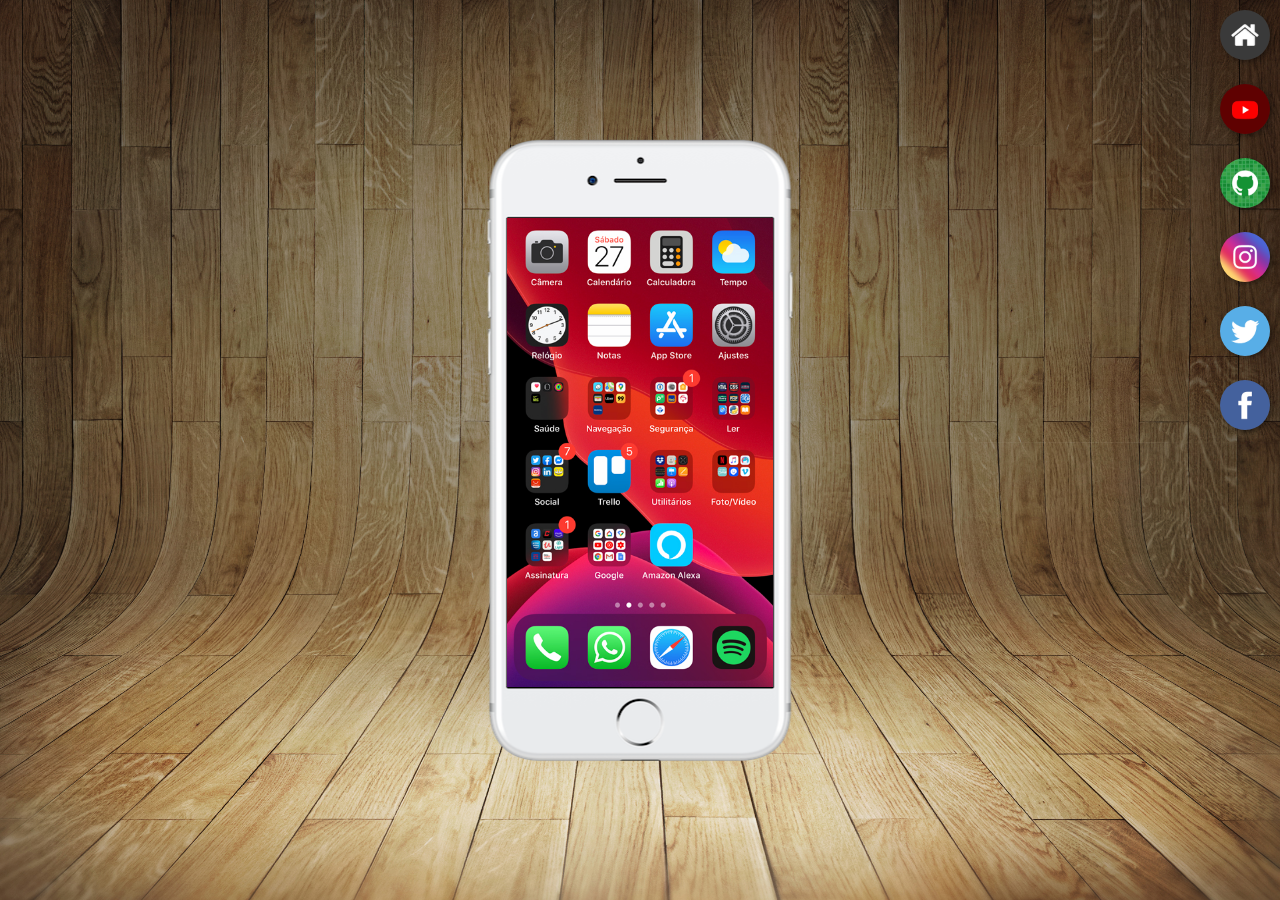
<file: index.html>
<!DOCTYPE html>
<html lang="pt-br">
<head>
    <meta charset="UTF-8">
    <meta name="viewport" content="width=device-width, initial-scale=1.0">
    <title>Projeto Redes Sociais</title>
    <link rel="shortcut icon" href="favicon.ico" type="image/x-icon">
    <link rel="stylesheet" href="estilos/estilos.css">
</head>
<body>
    <main>
        <section id="telefone">
            <iframe src="home.html" frameborder="0" name="tela" id="tela">Seu navegador não suporta iframes.</iframe>
        </section>
        <section id="redes-sociais">
            <a href="home.html" target="tela"><img src="imagens/logo-home.jpg" alt="Home"></a><br>
            <a href="youtube.html" target="tela"><img src="imagens/logo-youtube.jpg" alt="YouTube"></a><br>
            <a href="github.html" target="tela"><img src="imagens/logo-github.jpg" alt="GitHub"></a><br>
            <a href="instagram.html" target="tela"><img src="imagens/logo-instagram.jpg" alt="Instagram"></a><br>
            <a href="twitter.html" target="tela"><img src="imagens/logo-twitter.jpg" alt="Twitter"></a><br>
            <a href="facebook.html" target="tela"><img src="imagens/logo-facebook.jpg" alt="Facebook"></a>   
        </section>
    </main>
    <script>
        const iframe = document.getElementById('tela');
        const links = document.querySelectorAll('#redes-sociais a[target="tela"]');

        links.forEach(link => {
            link.addEventListener('click', () => {
                iframe.classList.add('fade-out');
                iframe.classList.remove('fade-in');
            });
        });

        iframe.addEventListener('load', () => {
            iframe.classList.remove('fade-out');
            iframe.classList.add('fade-in');
        });
    </script>
</body>
</html>
</file>
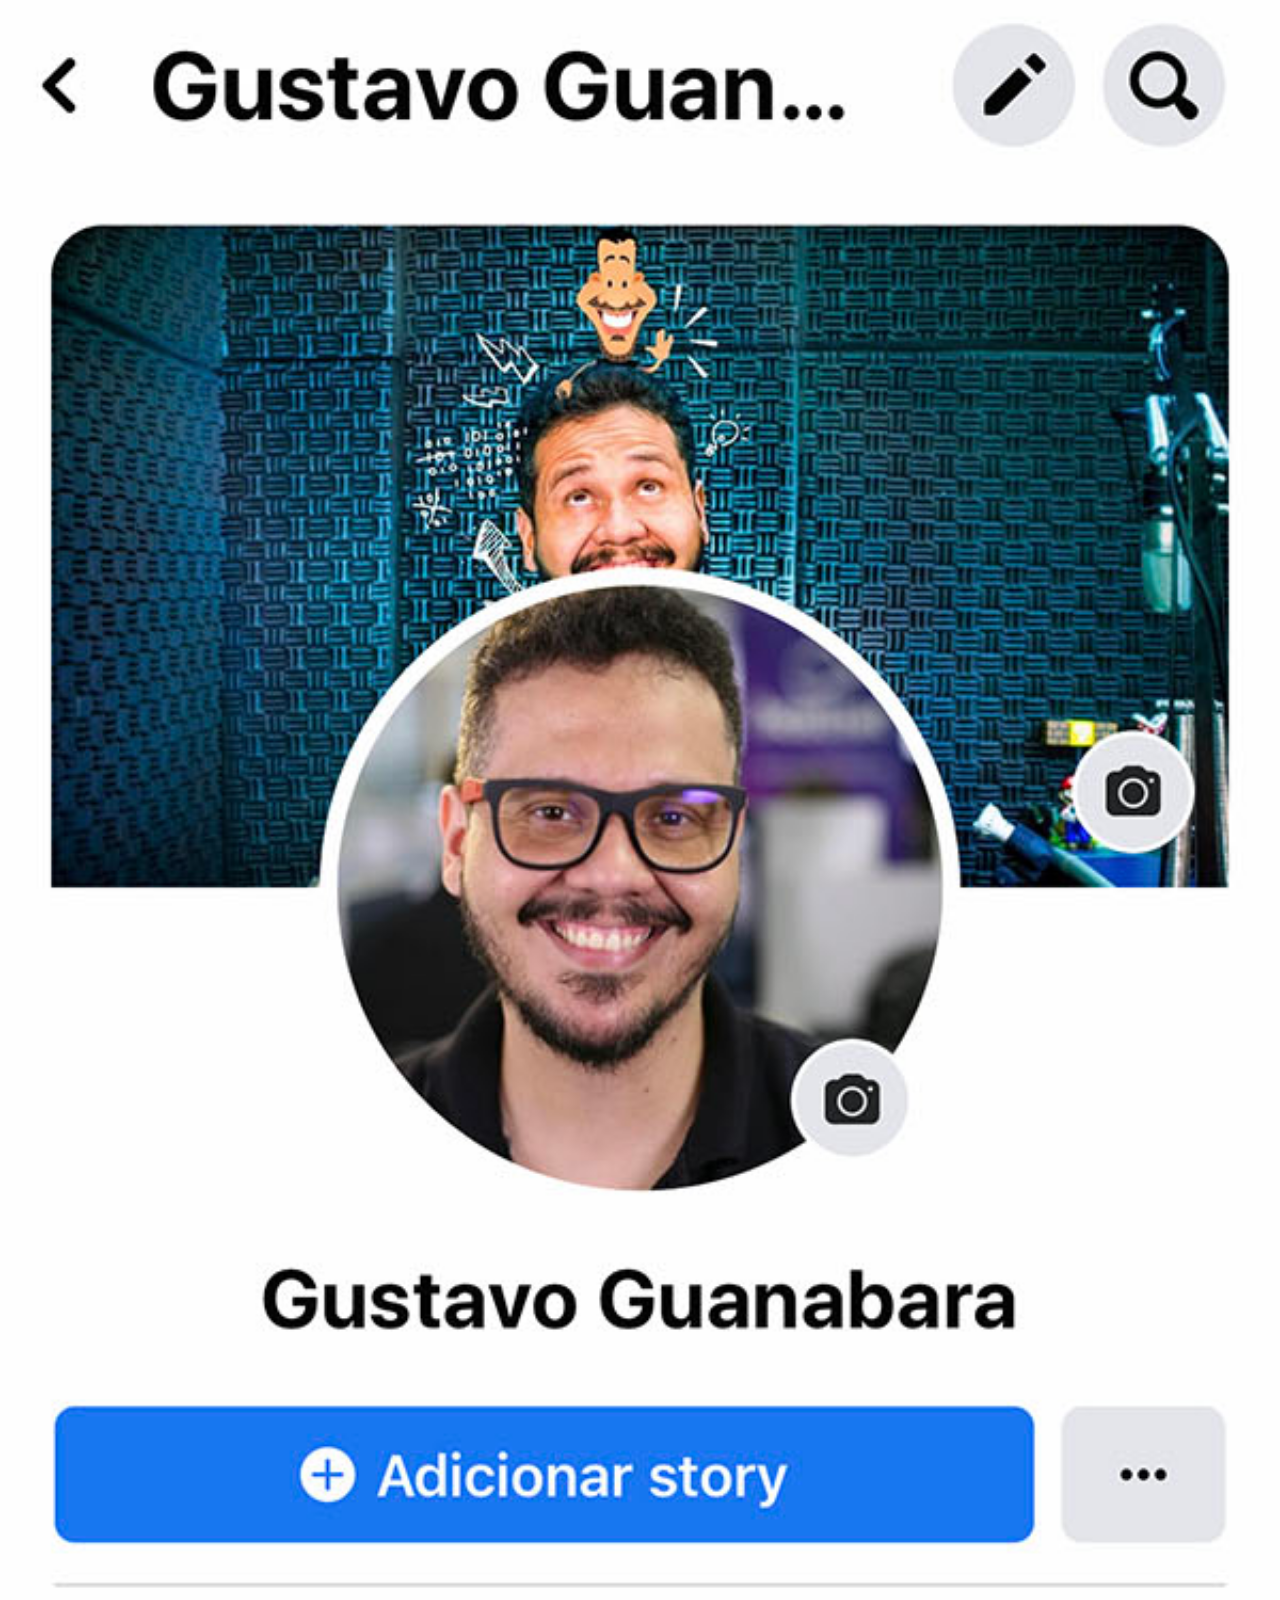
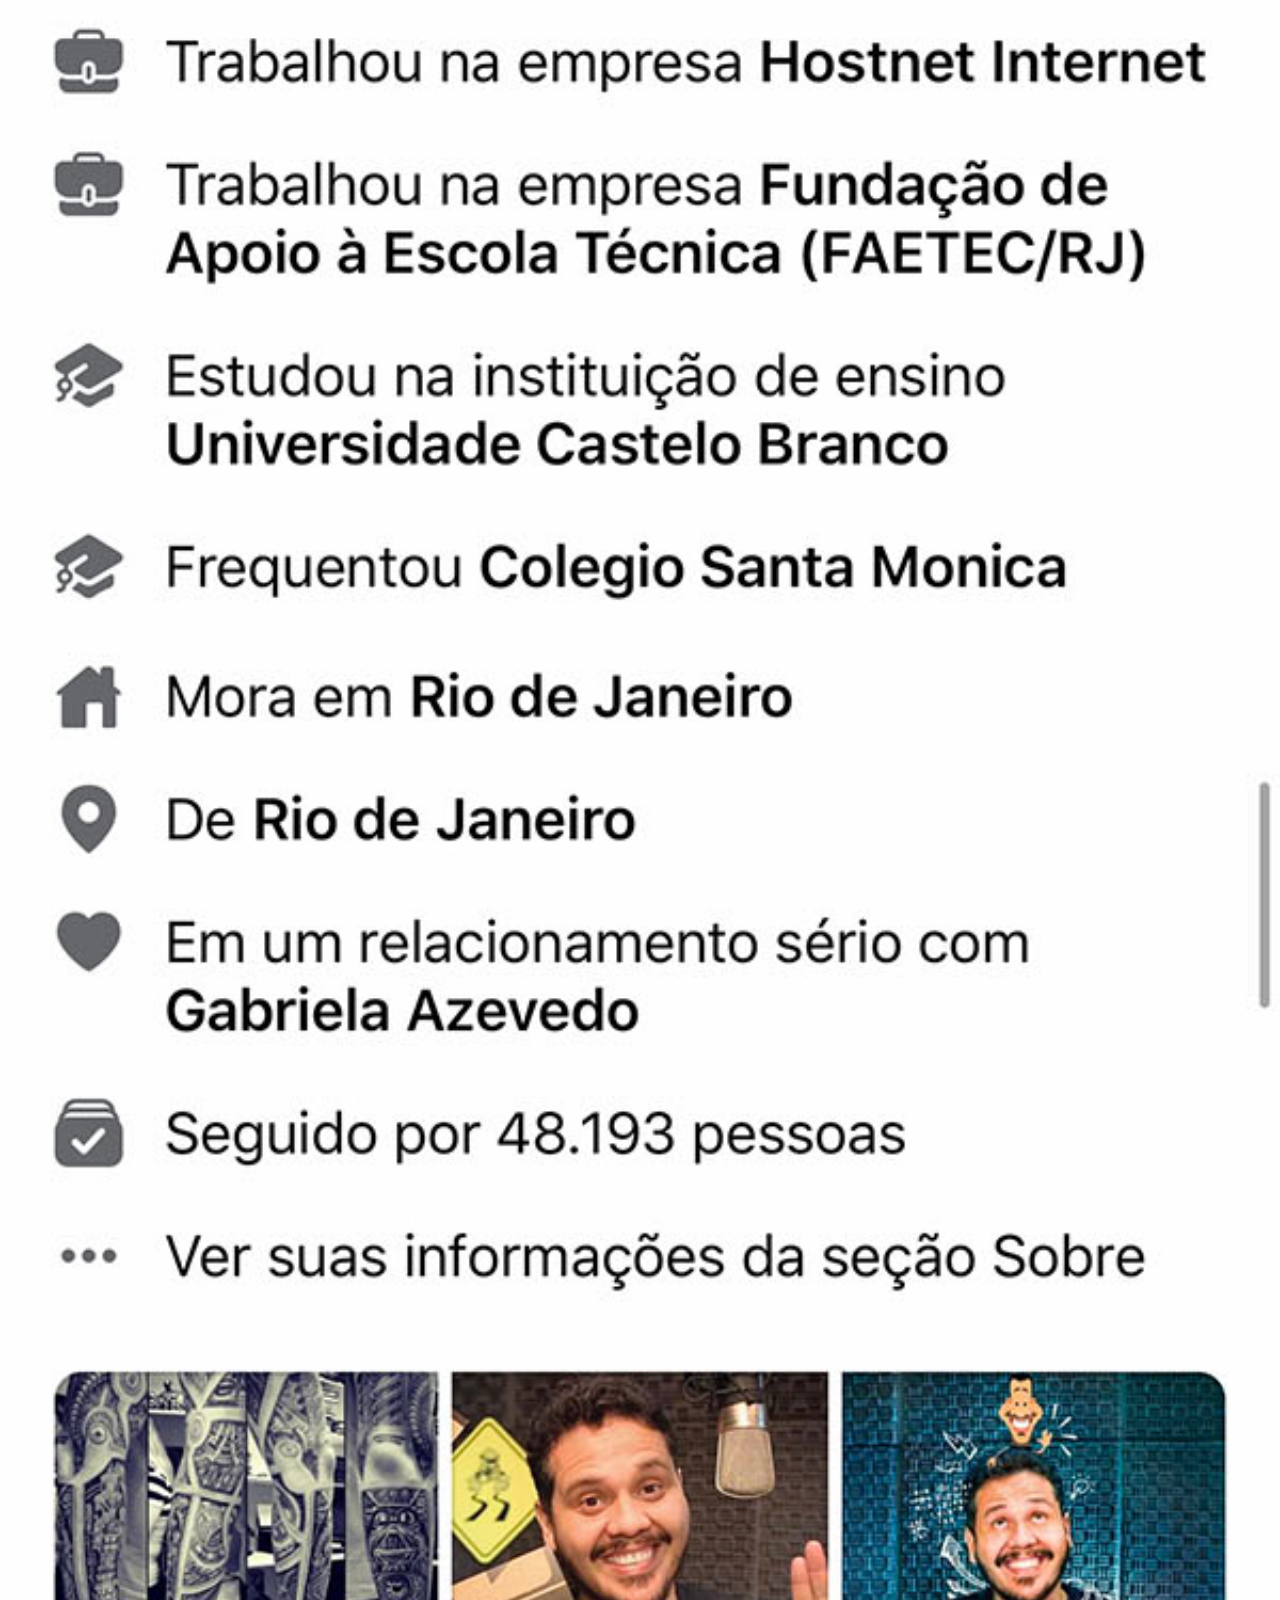
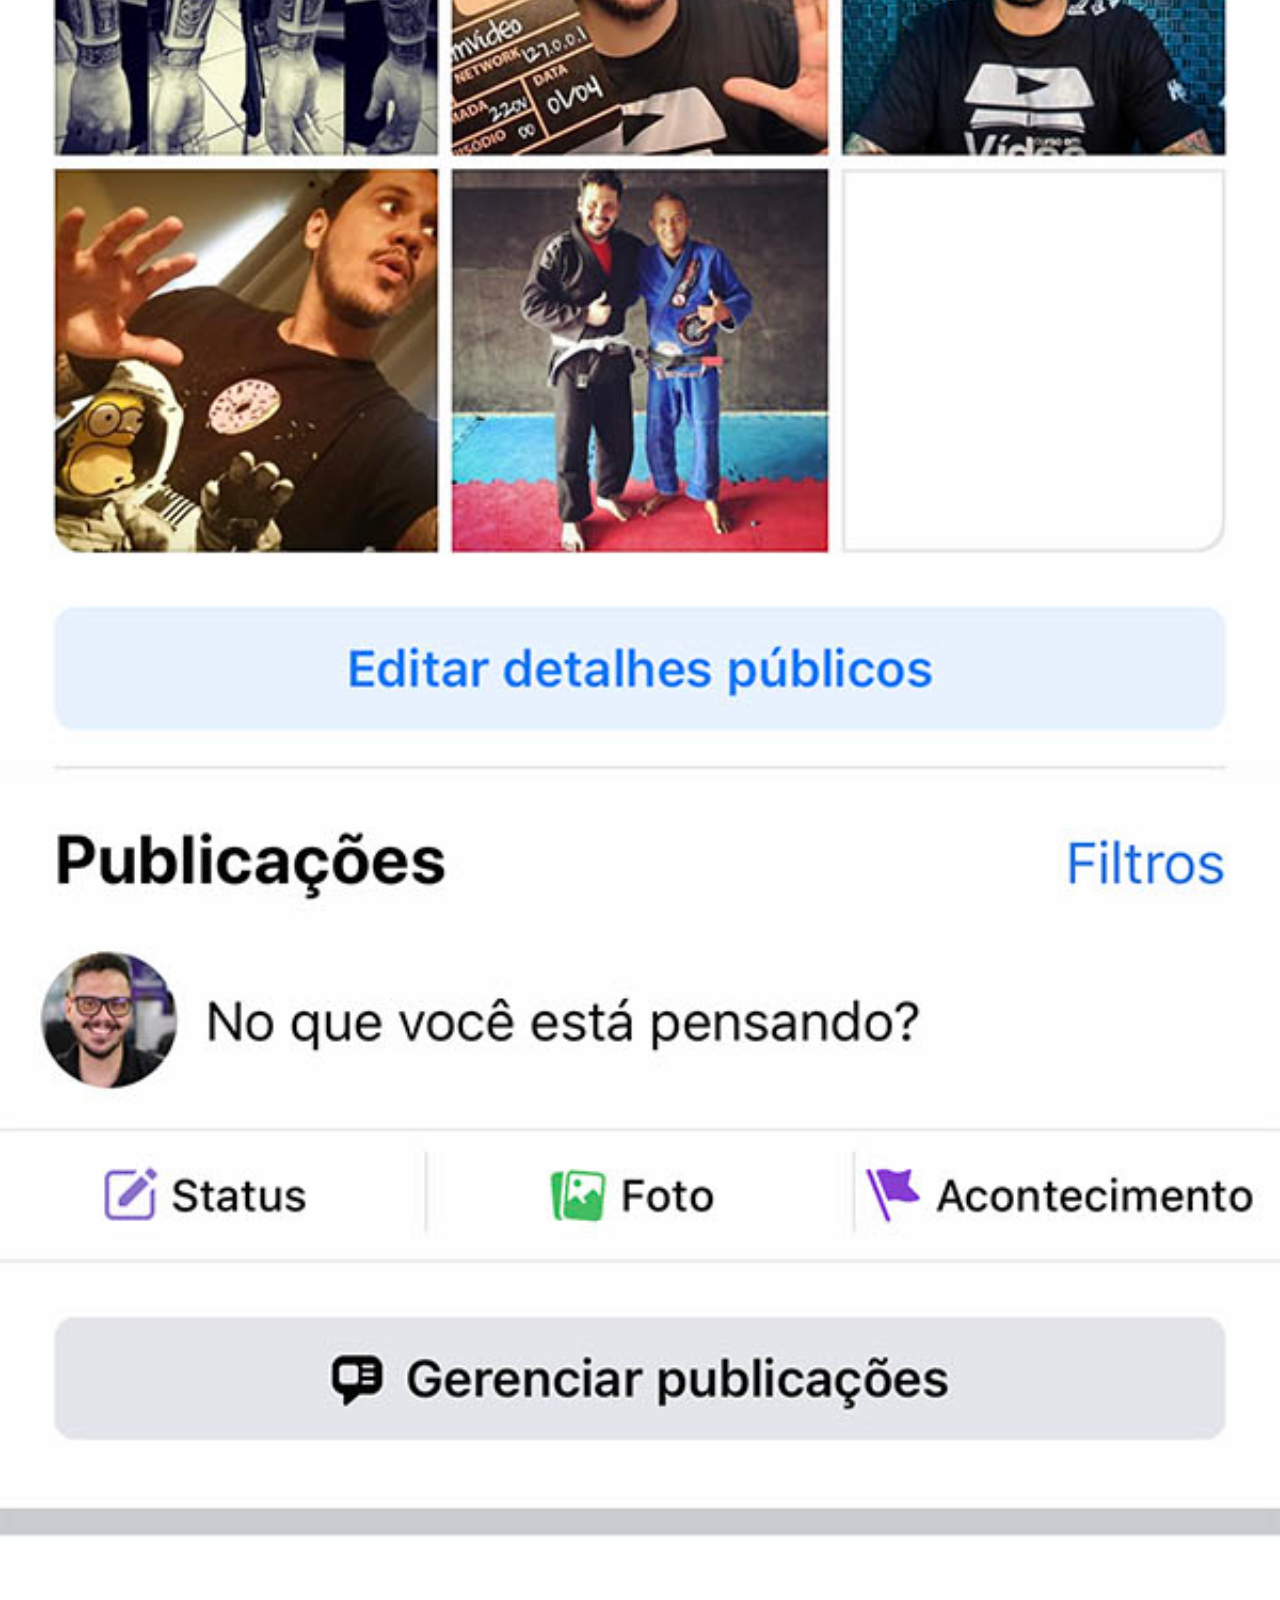
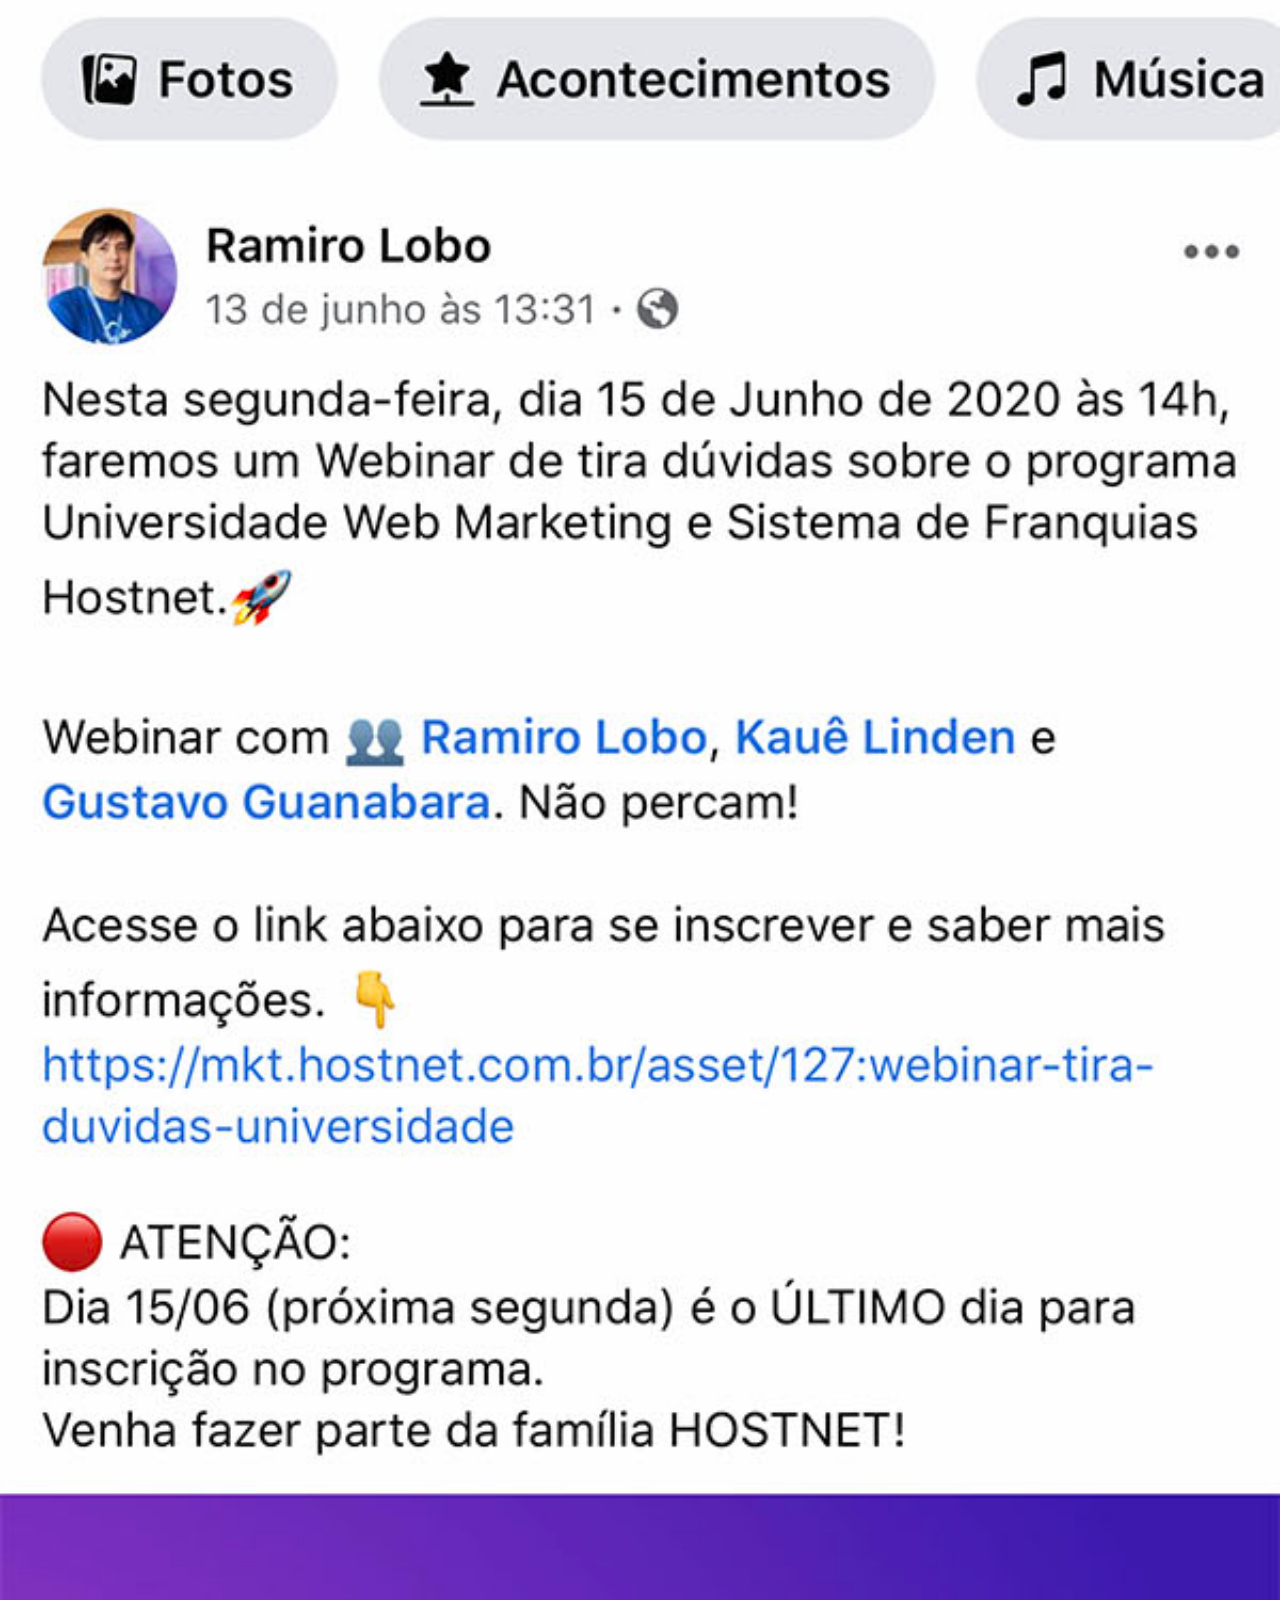
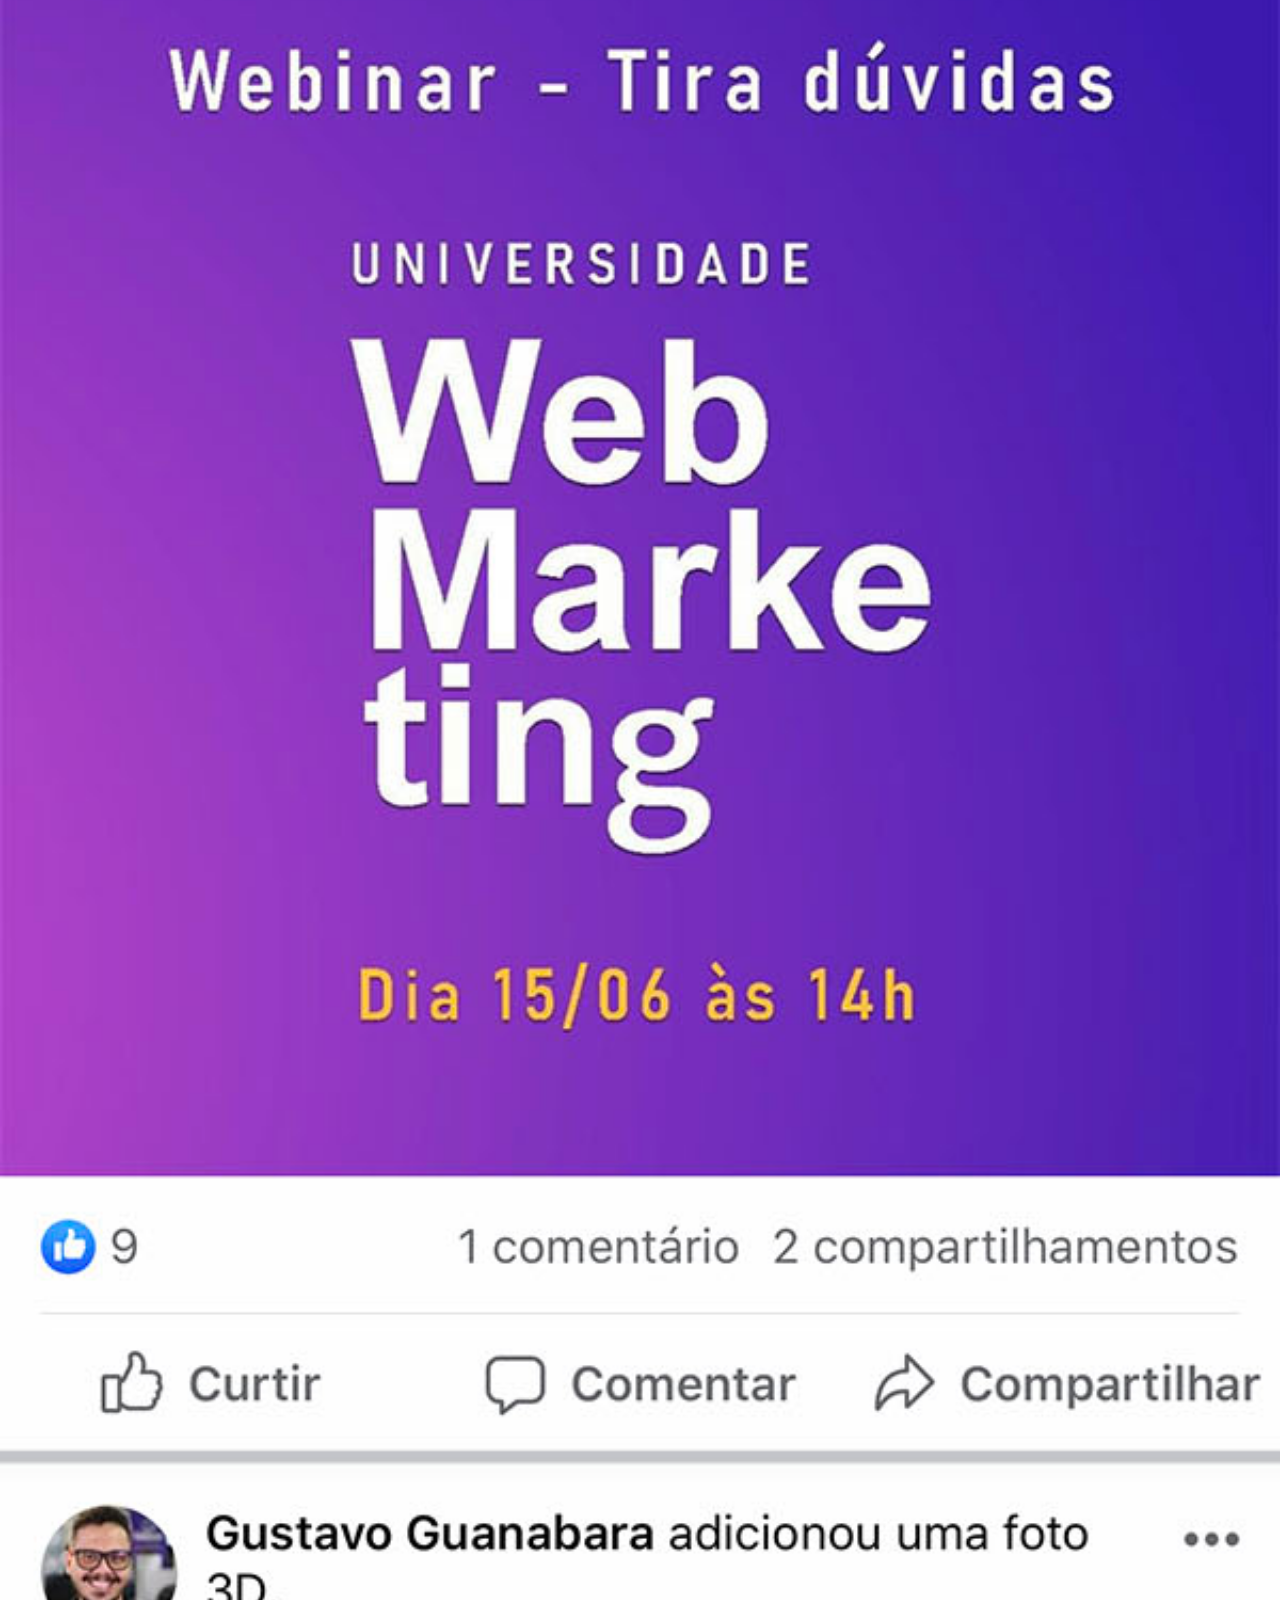
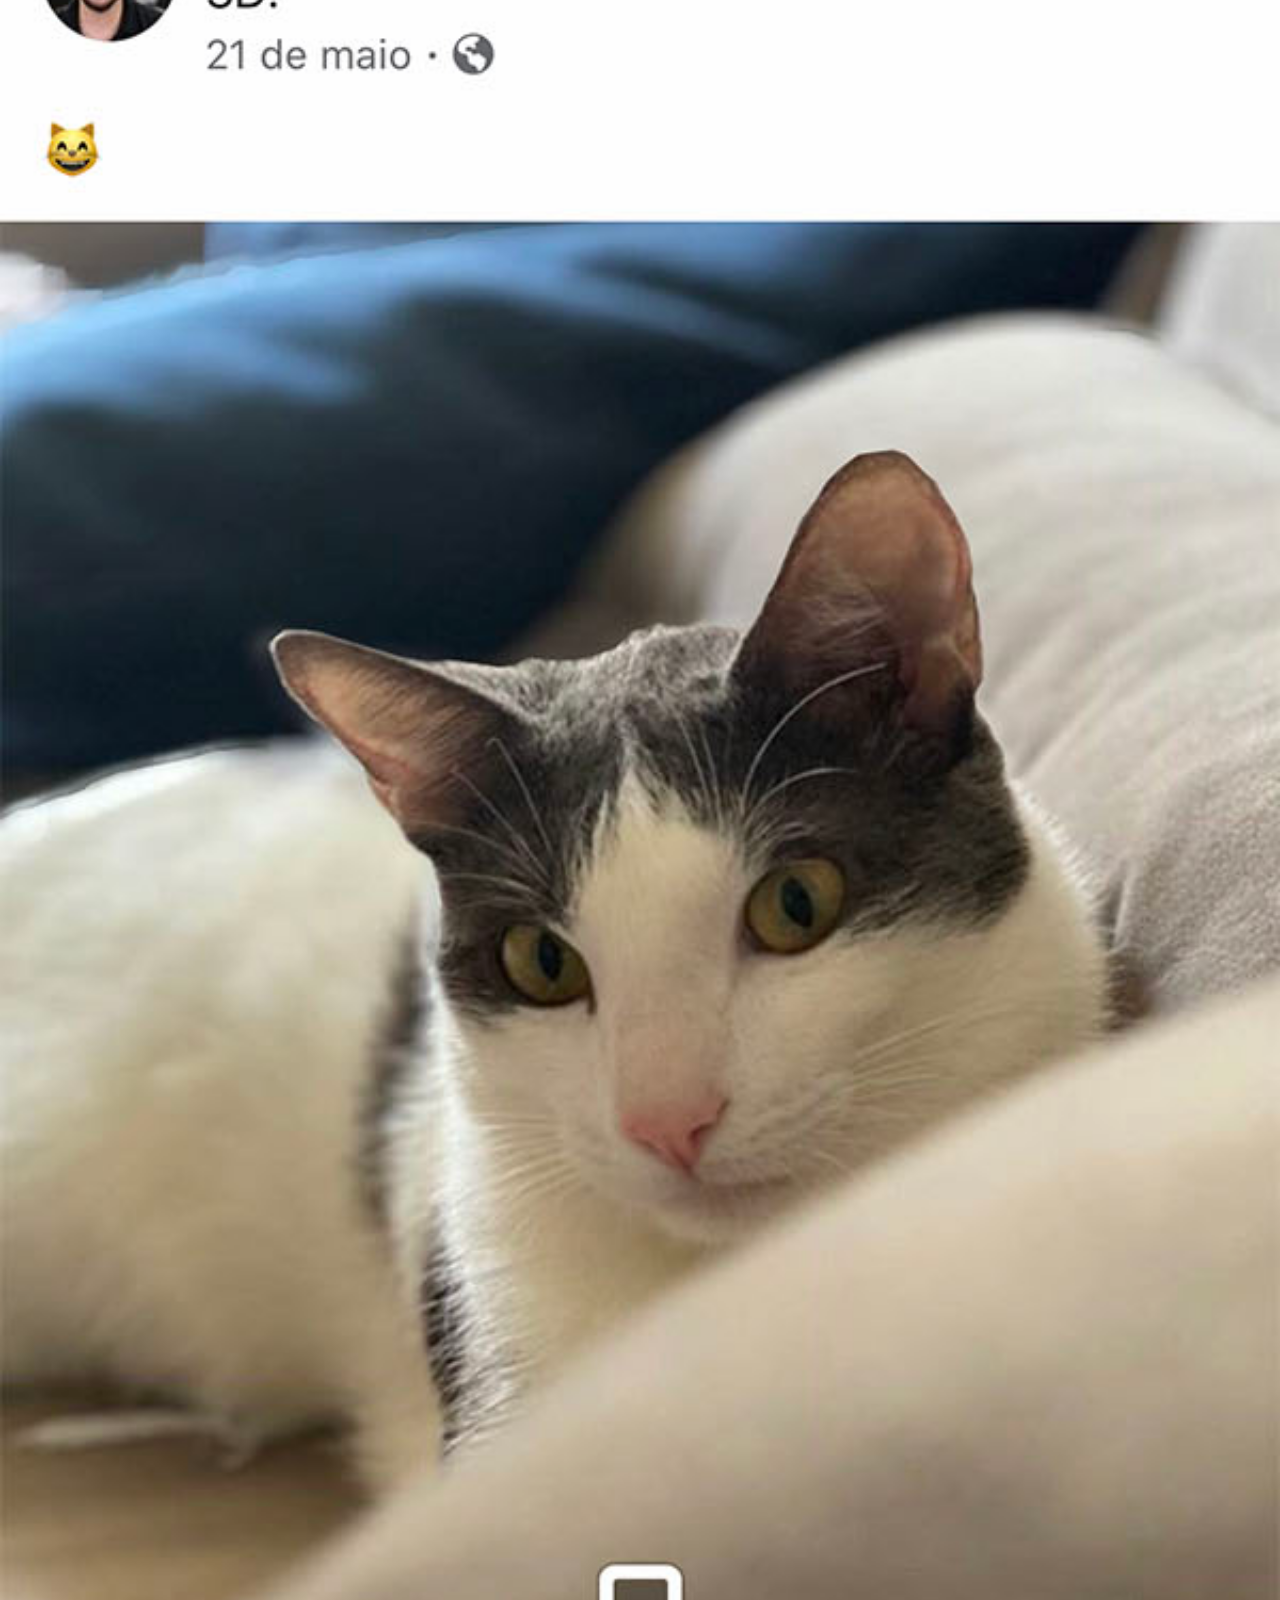
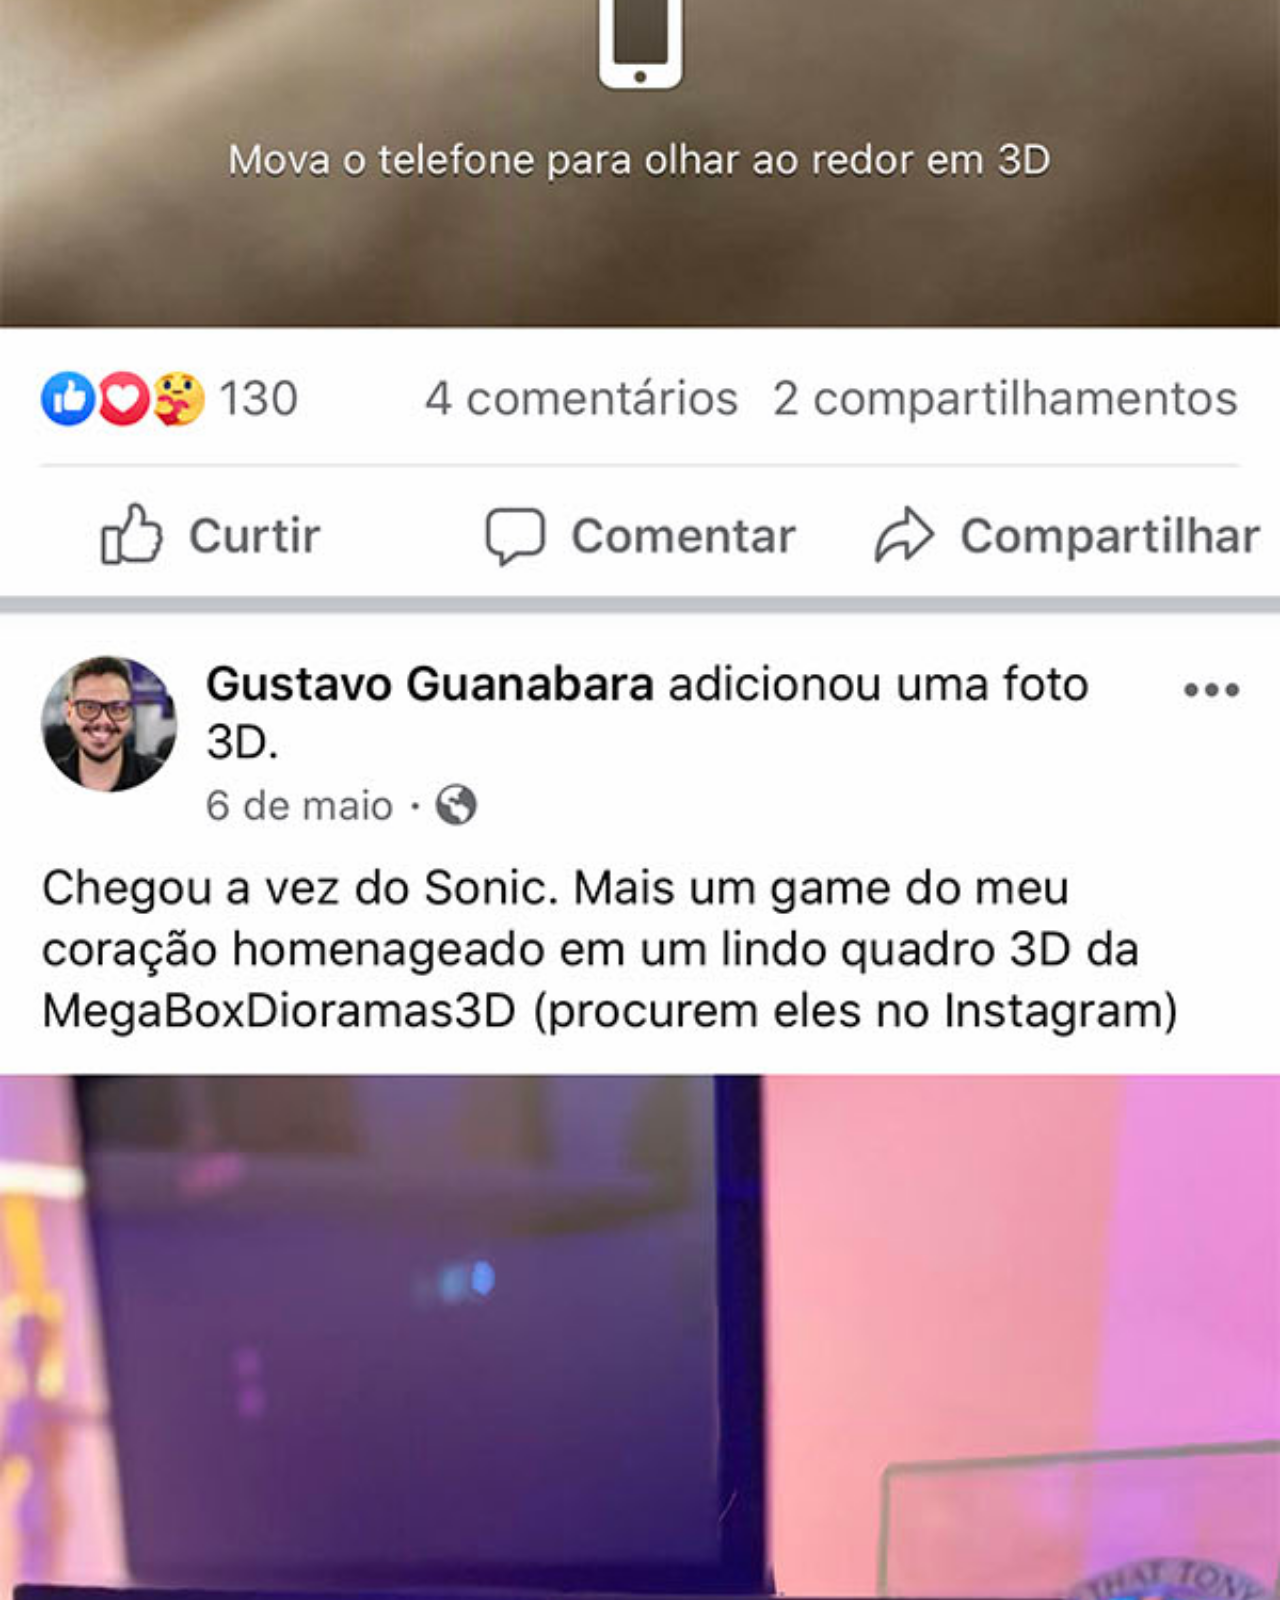
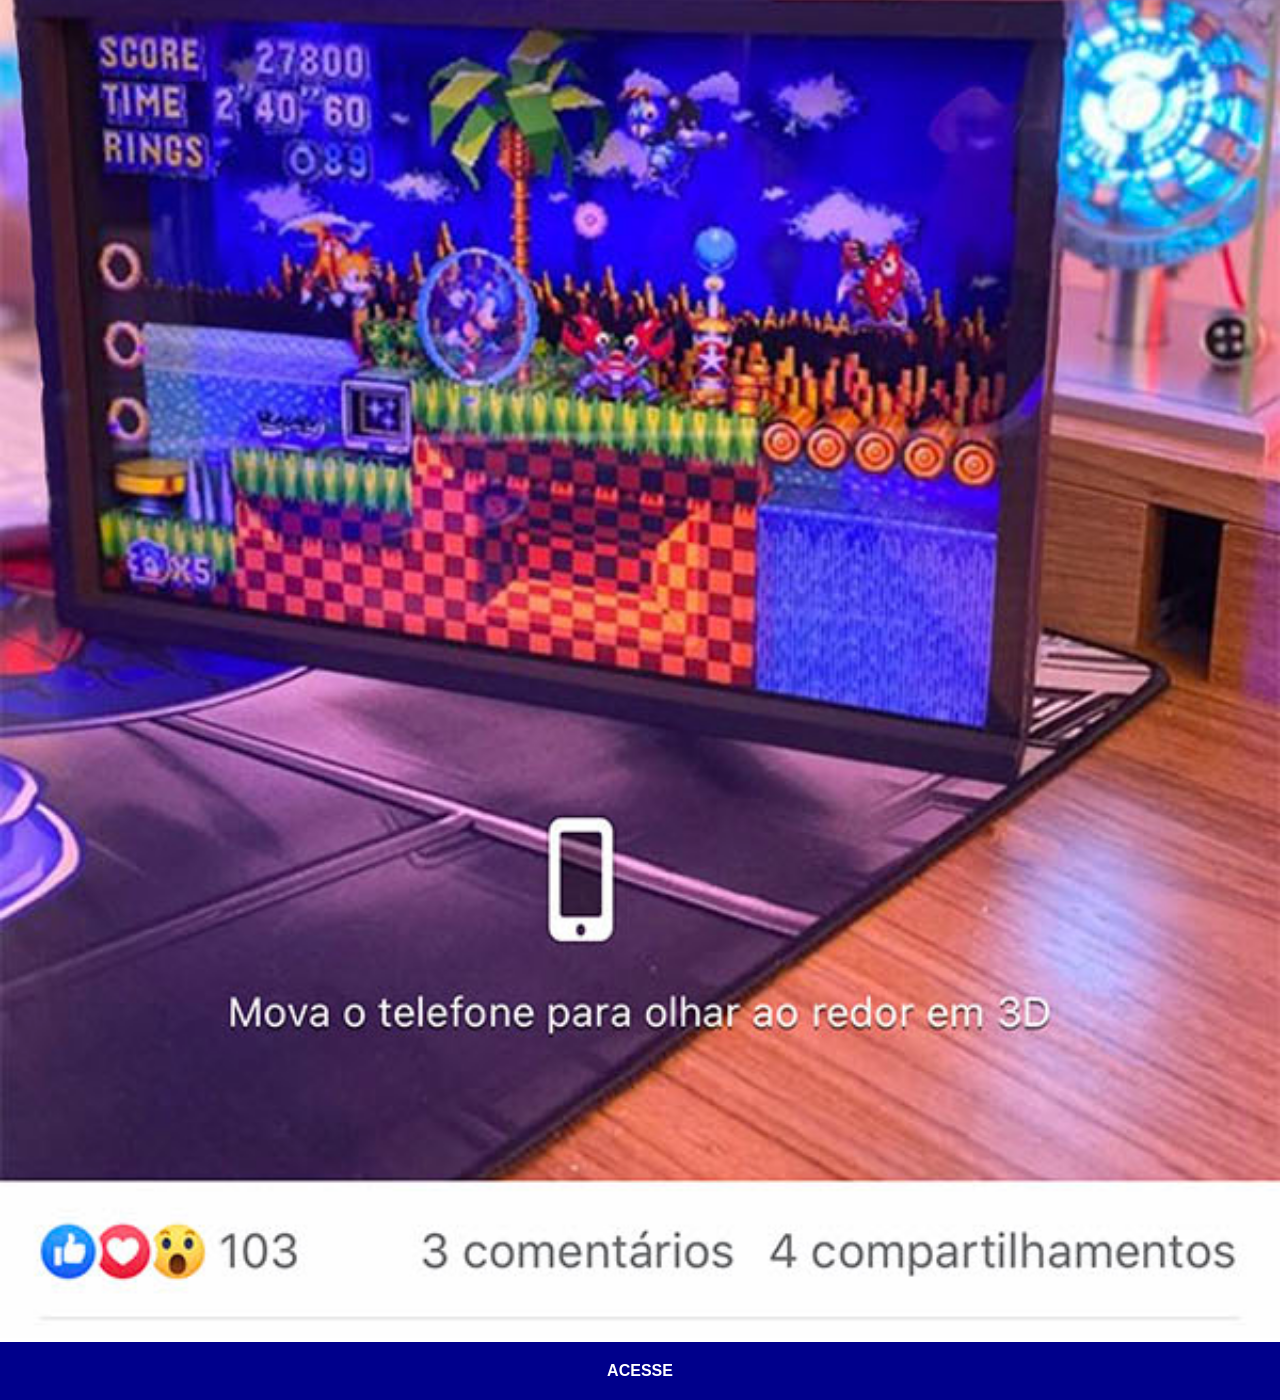
<file: facebook.html>
<!DOCTYPE html>
<html lang="pt-br">
<head>
    <meta charset="UTF-8">
    <meta name="viewport" content="width=device-width, initial-scale=1.0">
    <title>Facebook</title>
    <link rel="stylesheet" href="estilos/social.css">
    <style>
        a#azul{
            background-color: darkblue;
            transition: 0.3s;
        }
        a#azul:hover{
            background-color: blue;
        }
    </style>
</head>
<body>
    <img src="imagens/tela-facebook.jpg" alt="Facebook">
    <a id="azul" href="https://www.google.com.br" target="_blank">ACESSE</a>
</body>
</html>
</file>
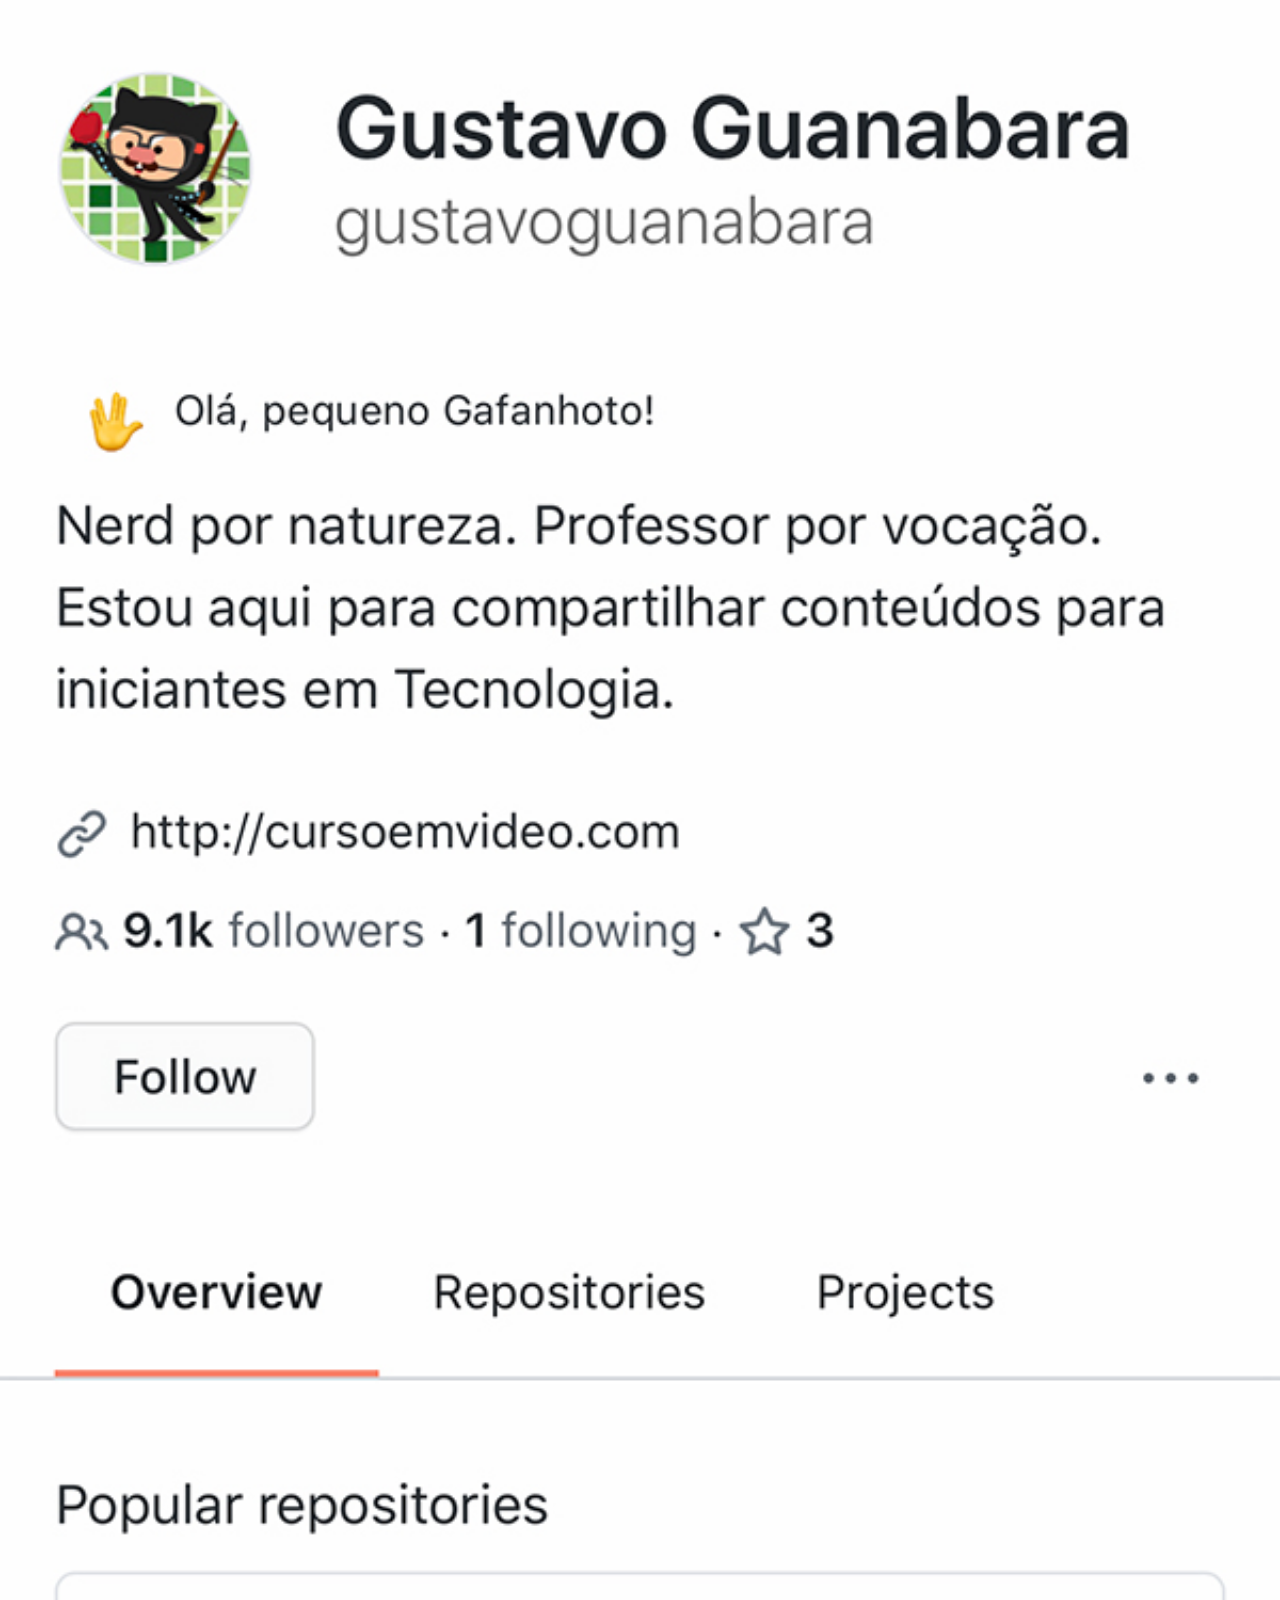
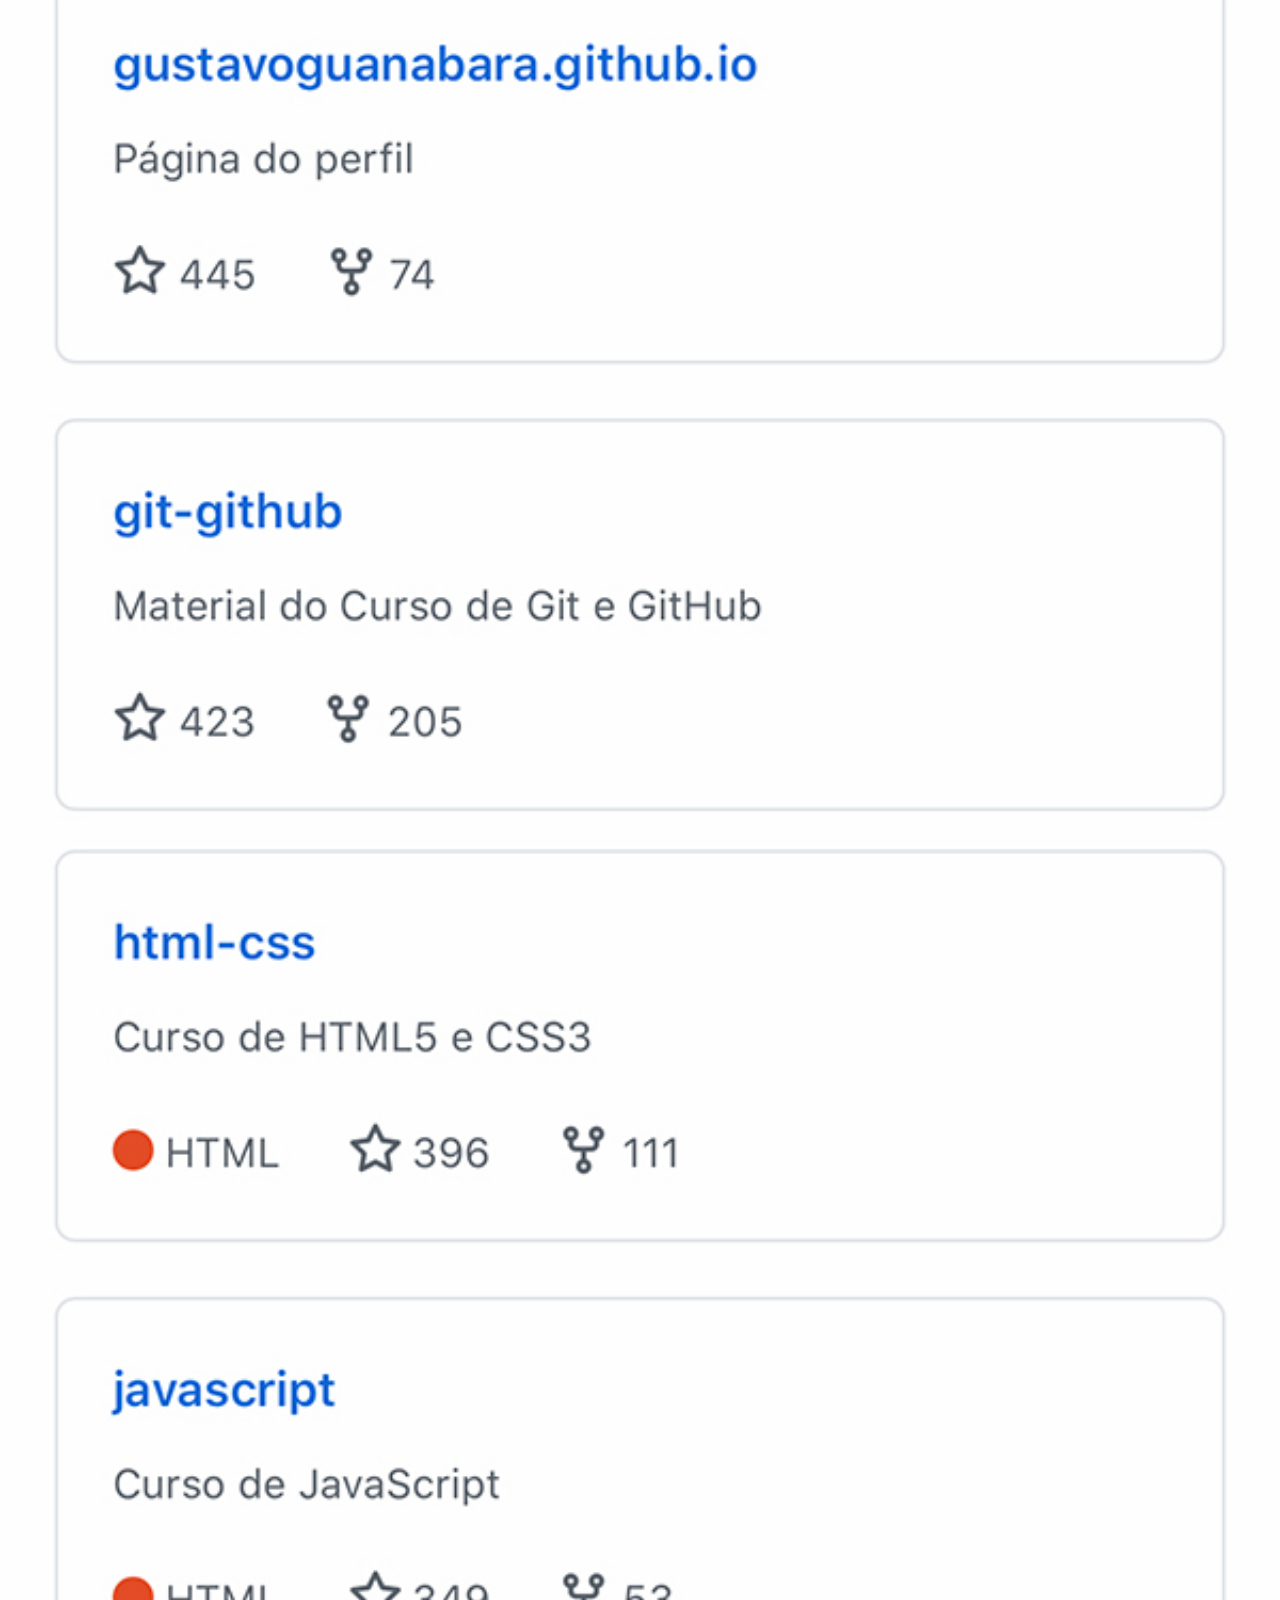
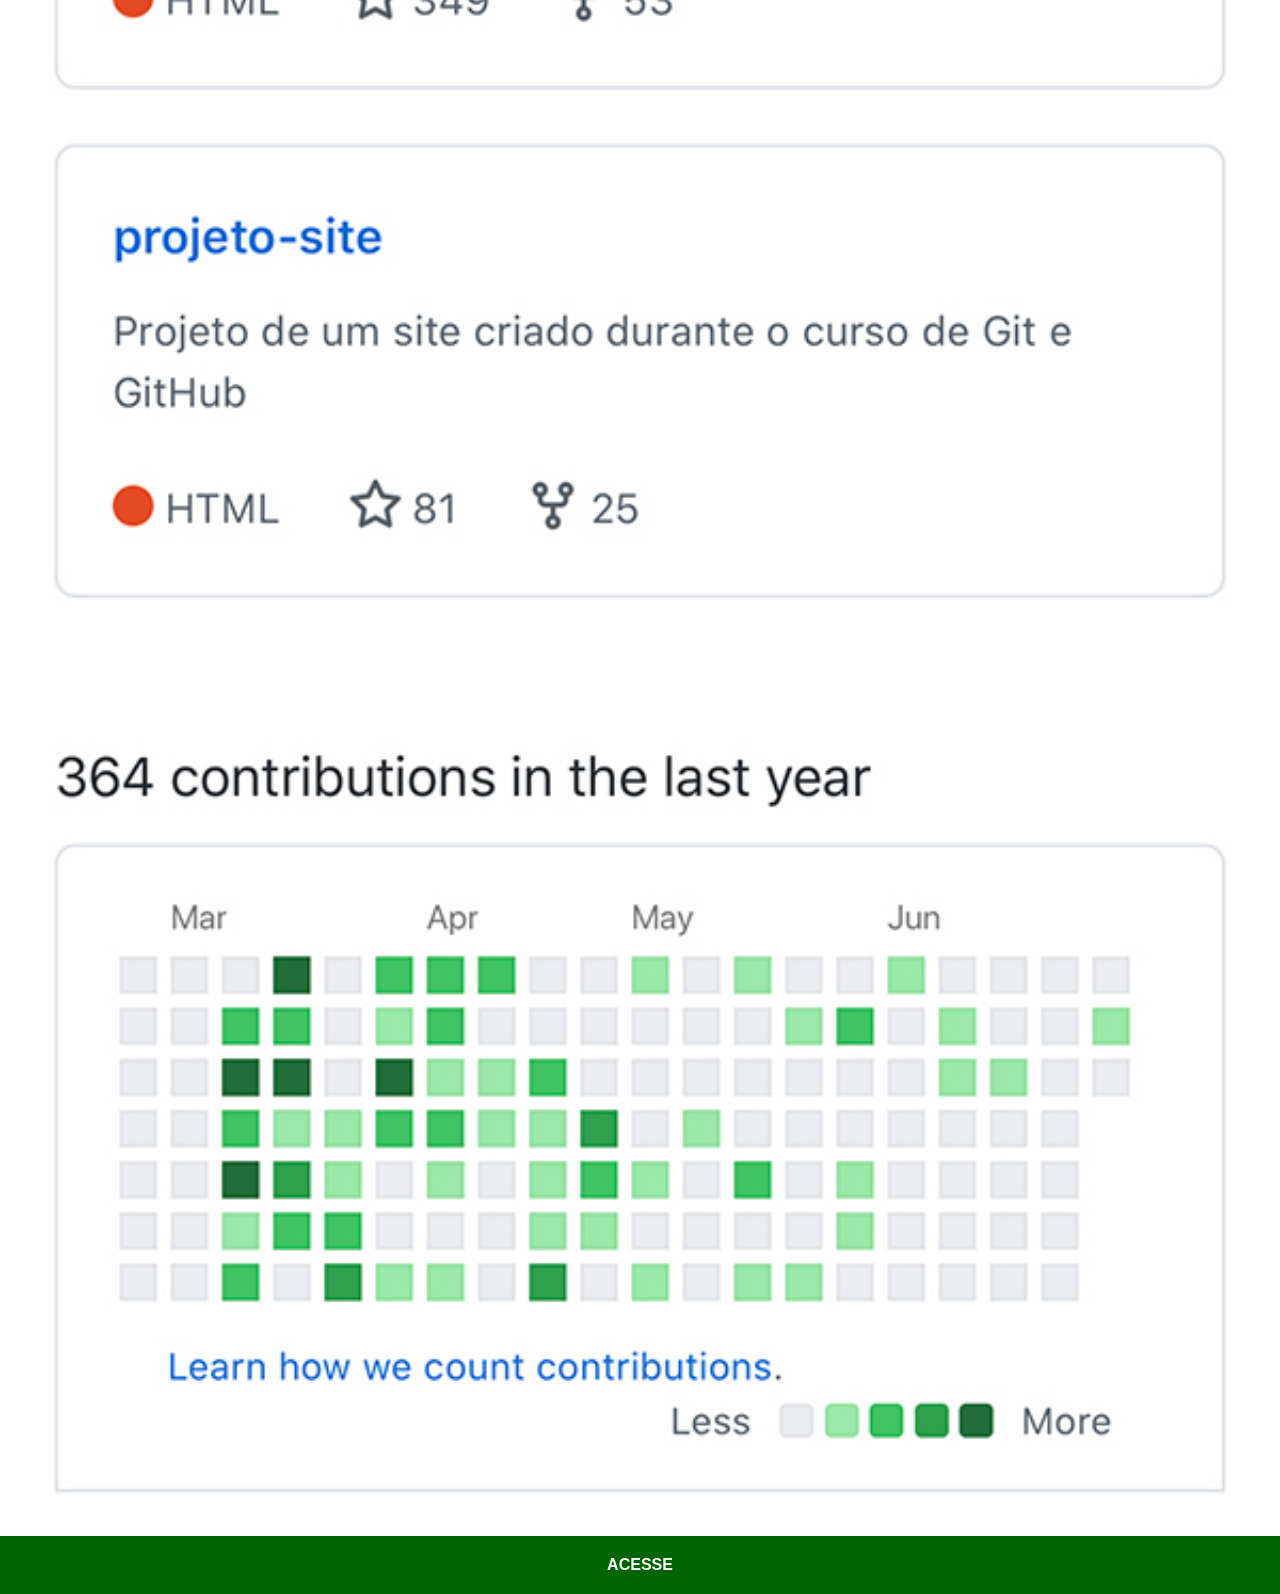
<file: github.html>
<!DOCTYPE html>
<html lang="pt-br">
<head>
    <meta charset="UTF-8">
    <meta name="viewport" content="width=device-width, initial-scale=1.0">
    <title>GitHub</title>
    <link rel="stylesheet" href="estilos/social.css">
    <style>
        a#verde{
            background-color: darkgreen;
            transition: 0.3s;
        }
        a#verde:hover{
            background-color: green;
            transition: 0.3s;
        }
    </style>
</head>
<body>
    <img src="imagens/tela-github.jpg" alt="GitHub">
    <a id="verde" href="https://github.com/gustavoguanabara/" target="_blank">ACESSE</a>
</body>
</html>
</file>
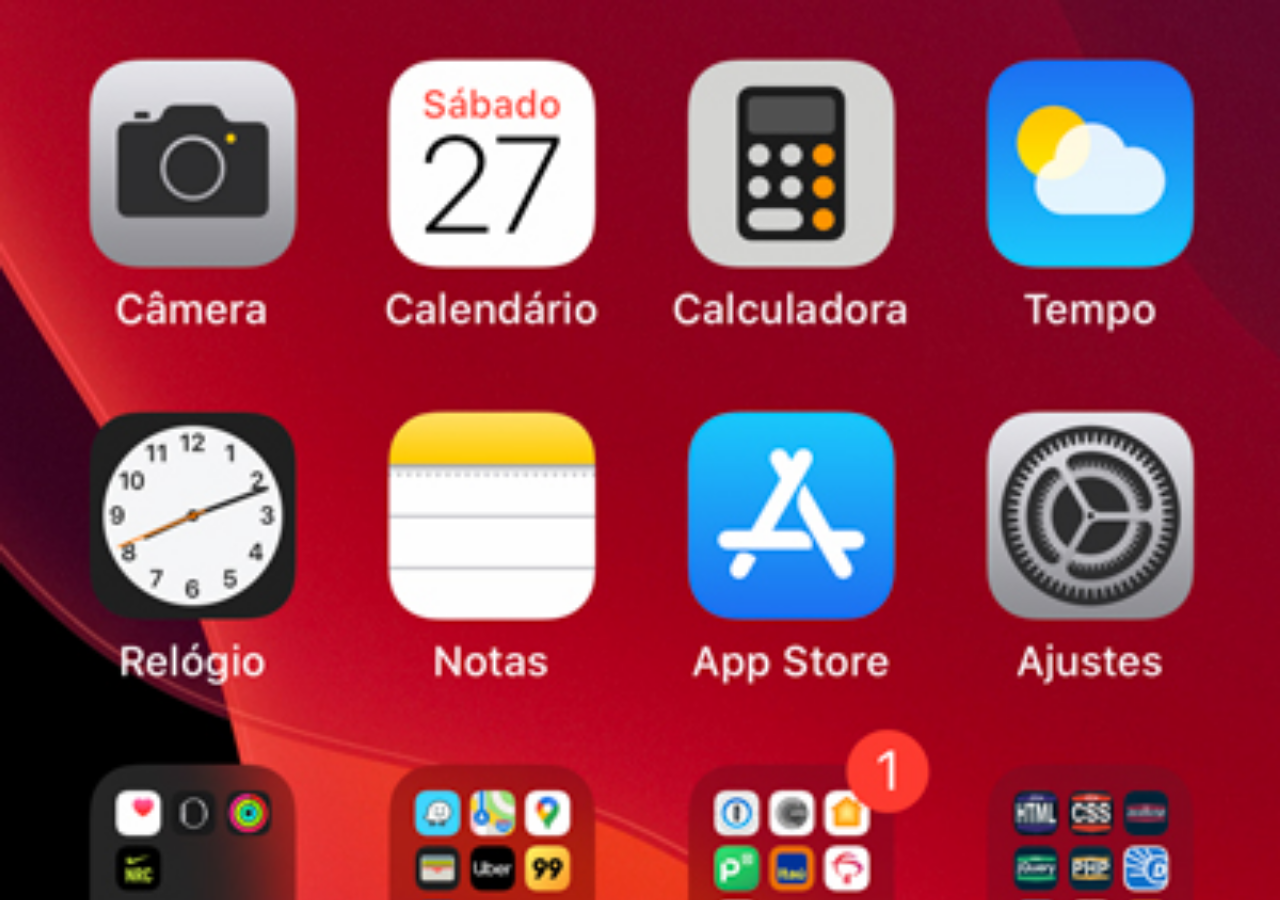
<file: home.html>
<!DOCTYPE html>
<html lang="pt-br">
<head>
    <meta charset="UTF-8">
    <meta name="viewport" content="width=device-width, initial-scale=1.0">
    <title>Home</title>
    <style>
        *{
            margin: 0;
            padding: 0;
        }
        body{
            width: 100vw;
            height: 100vh;
            background: black url(imagens/tela-home.jpg) no-repeat top center;
            background-size: cover;
        }
    </style>
</head>
<body>
    
</body>
</html>
</file>
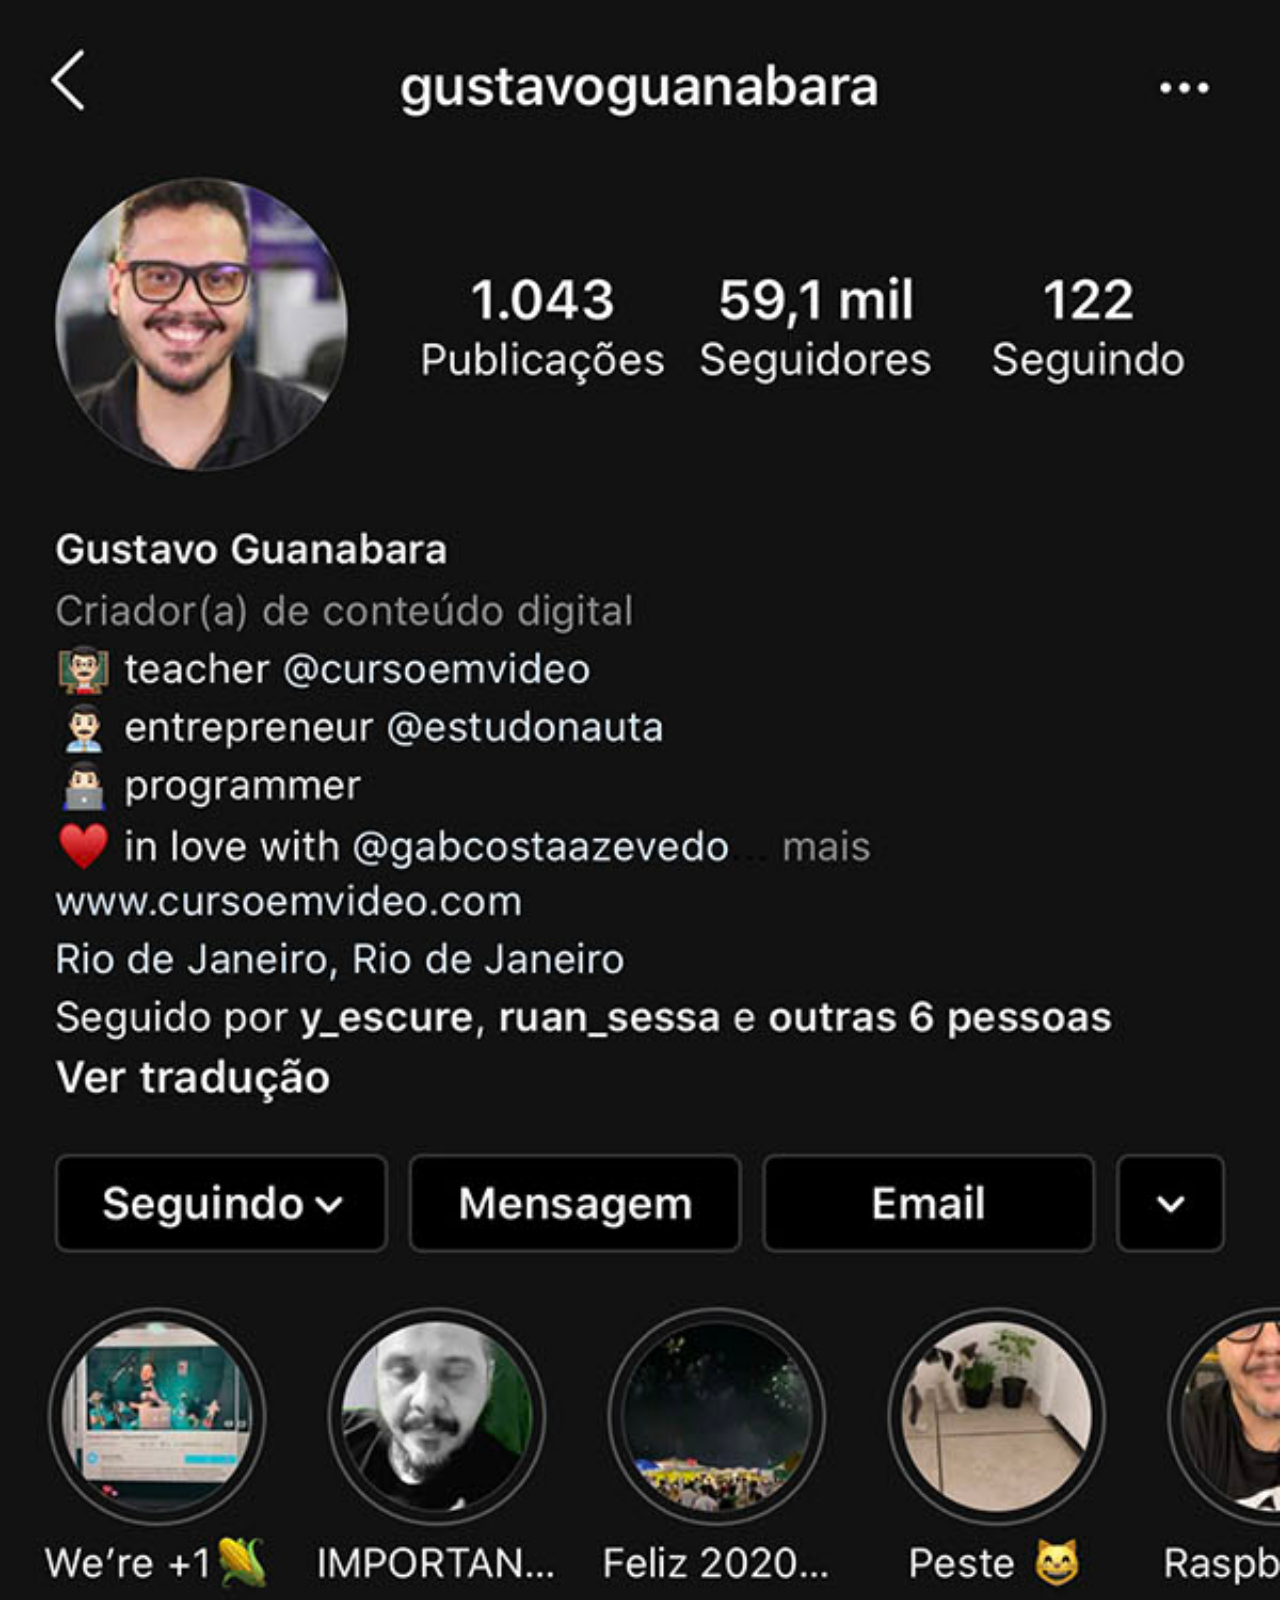
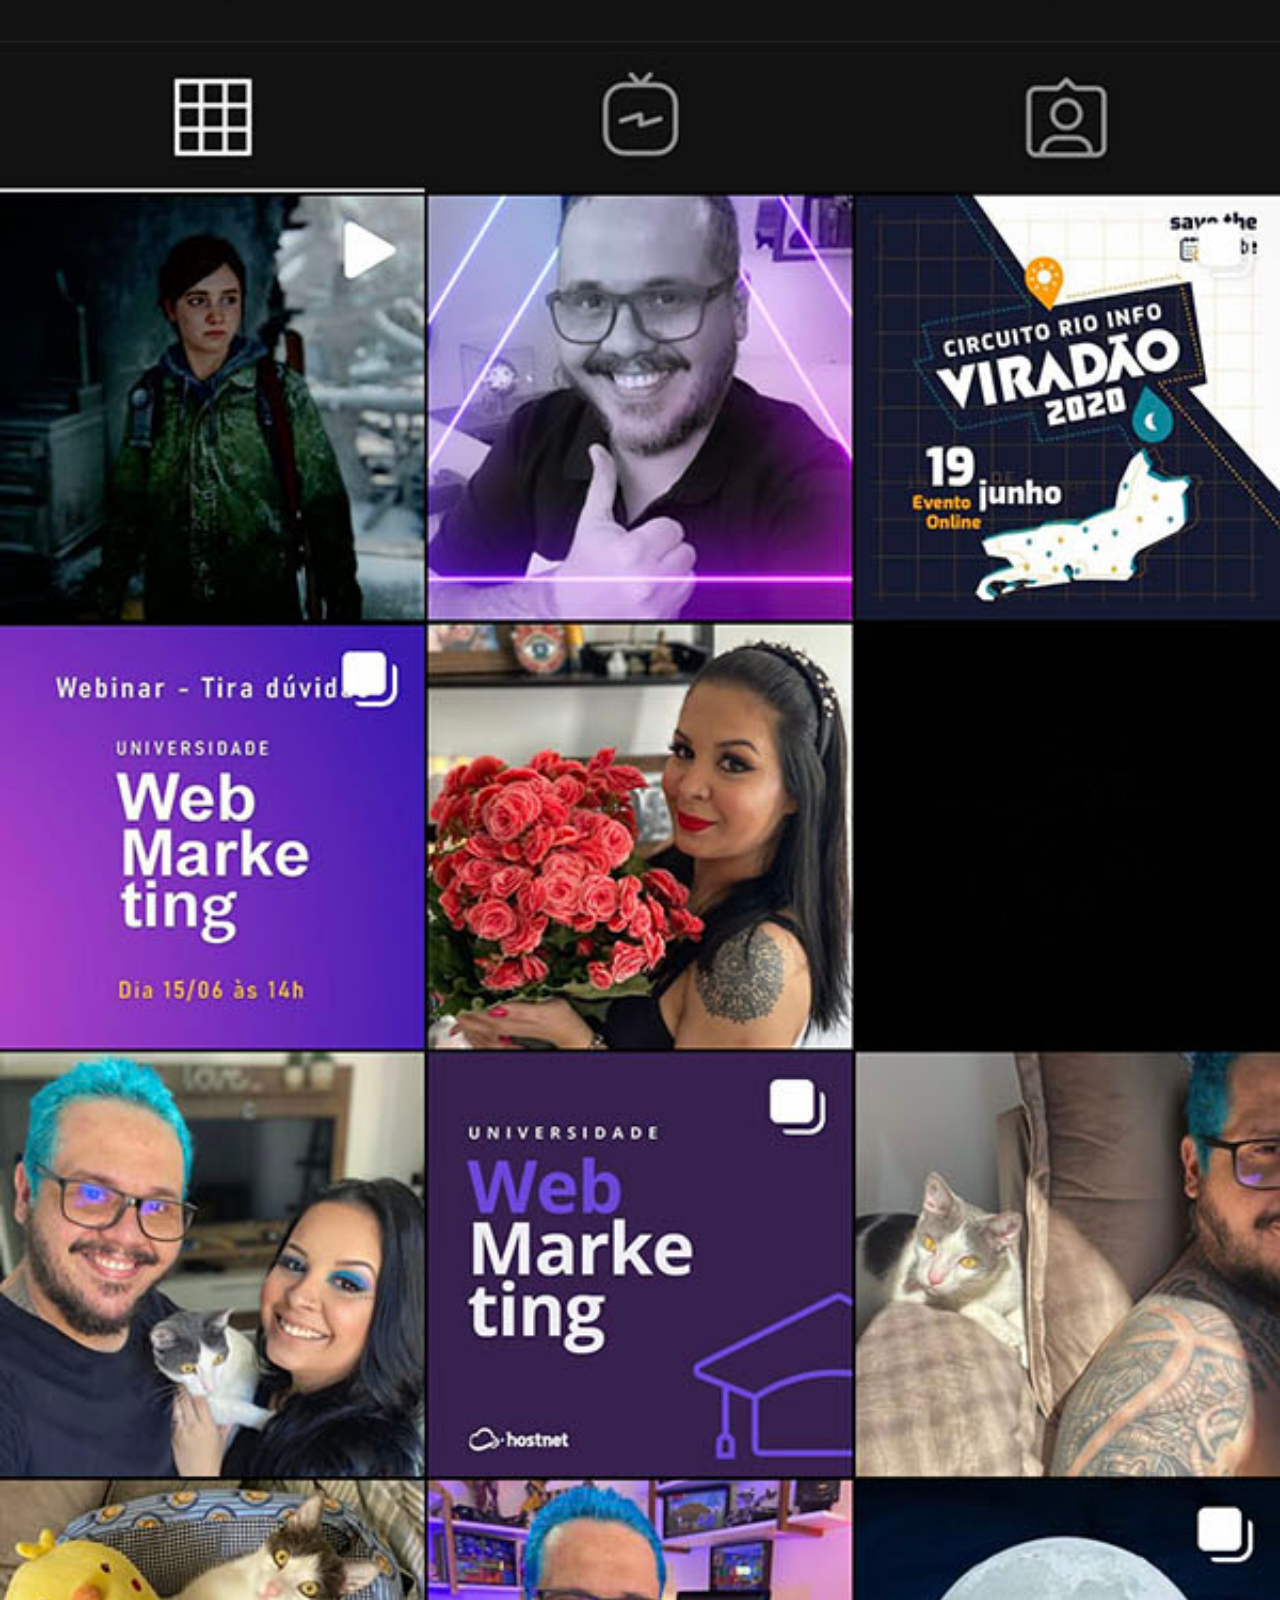
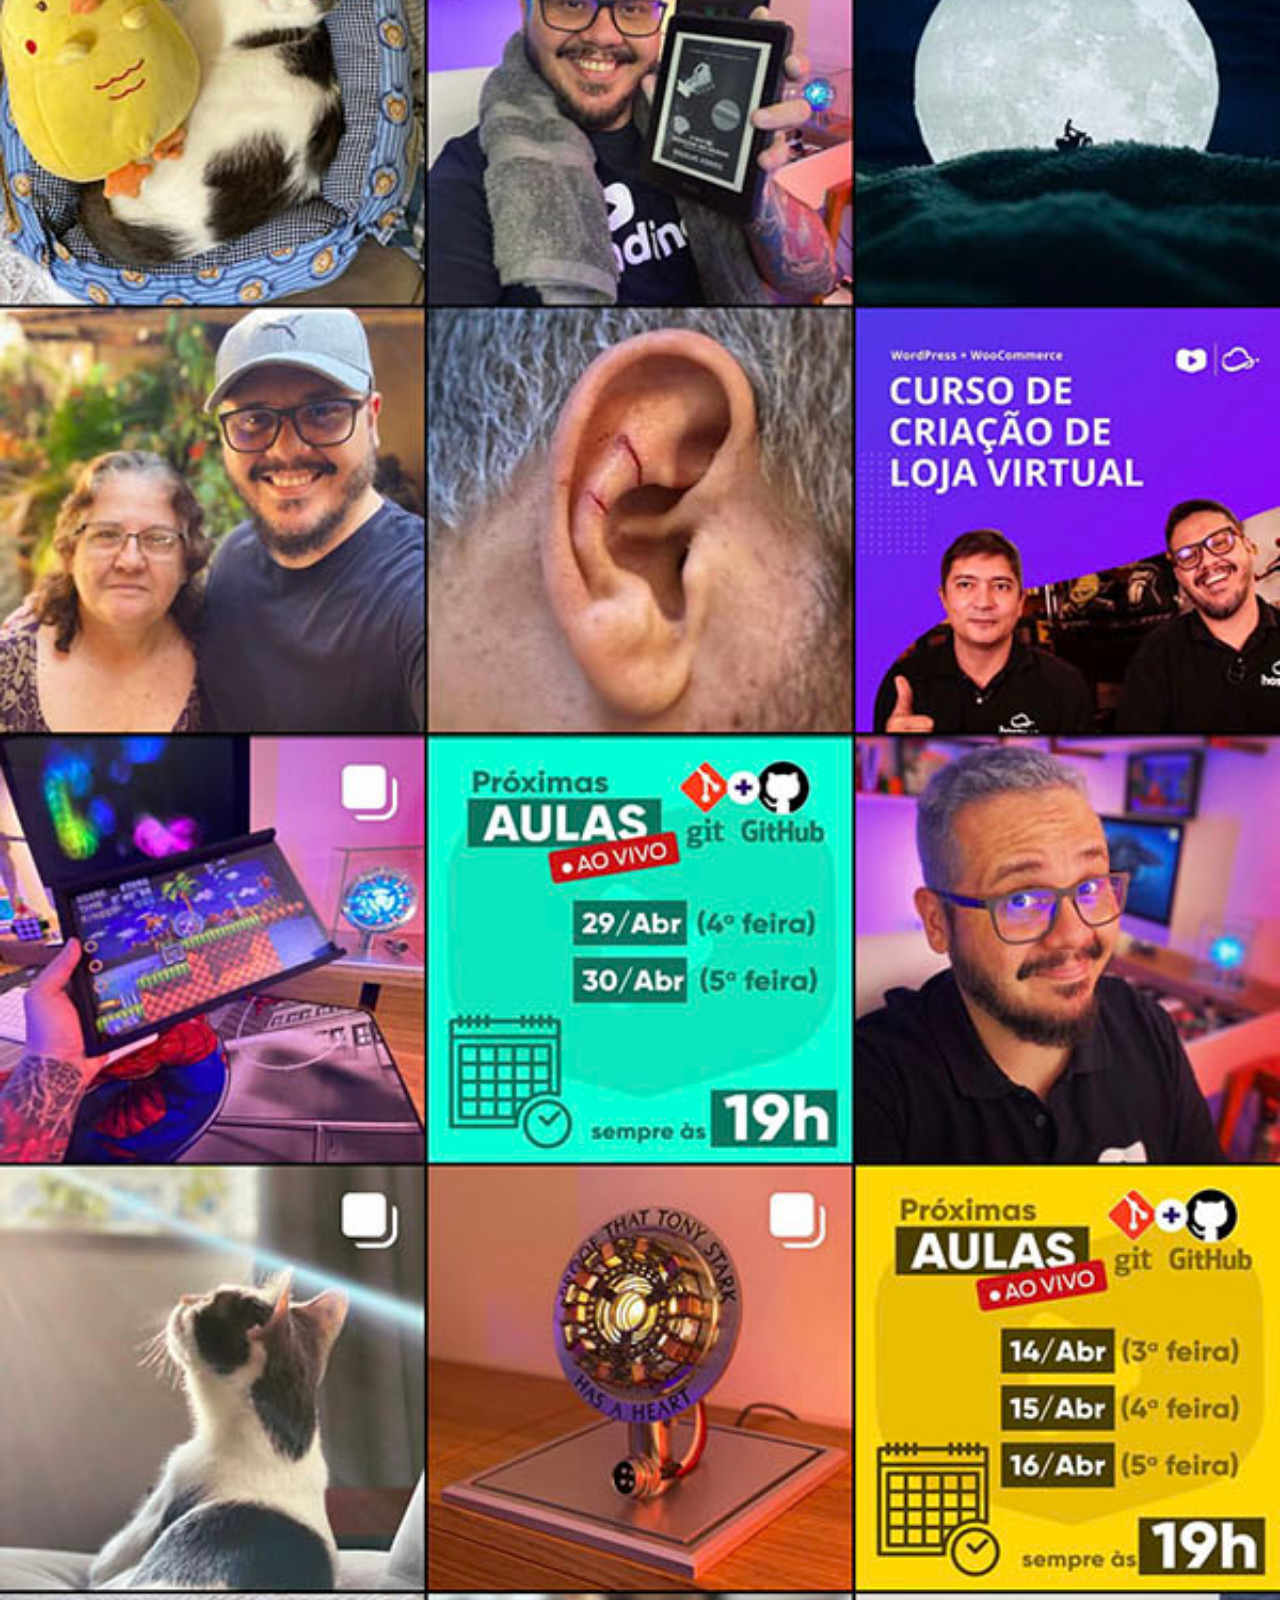
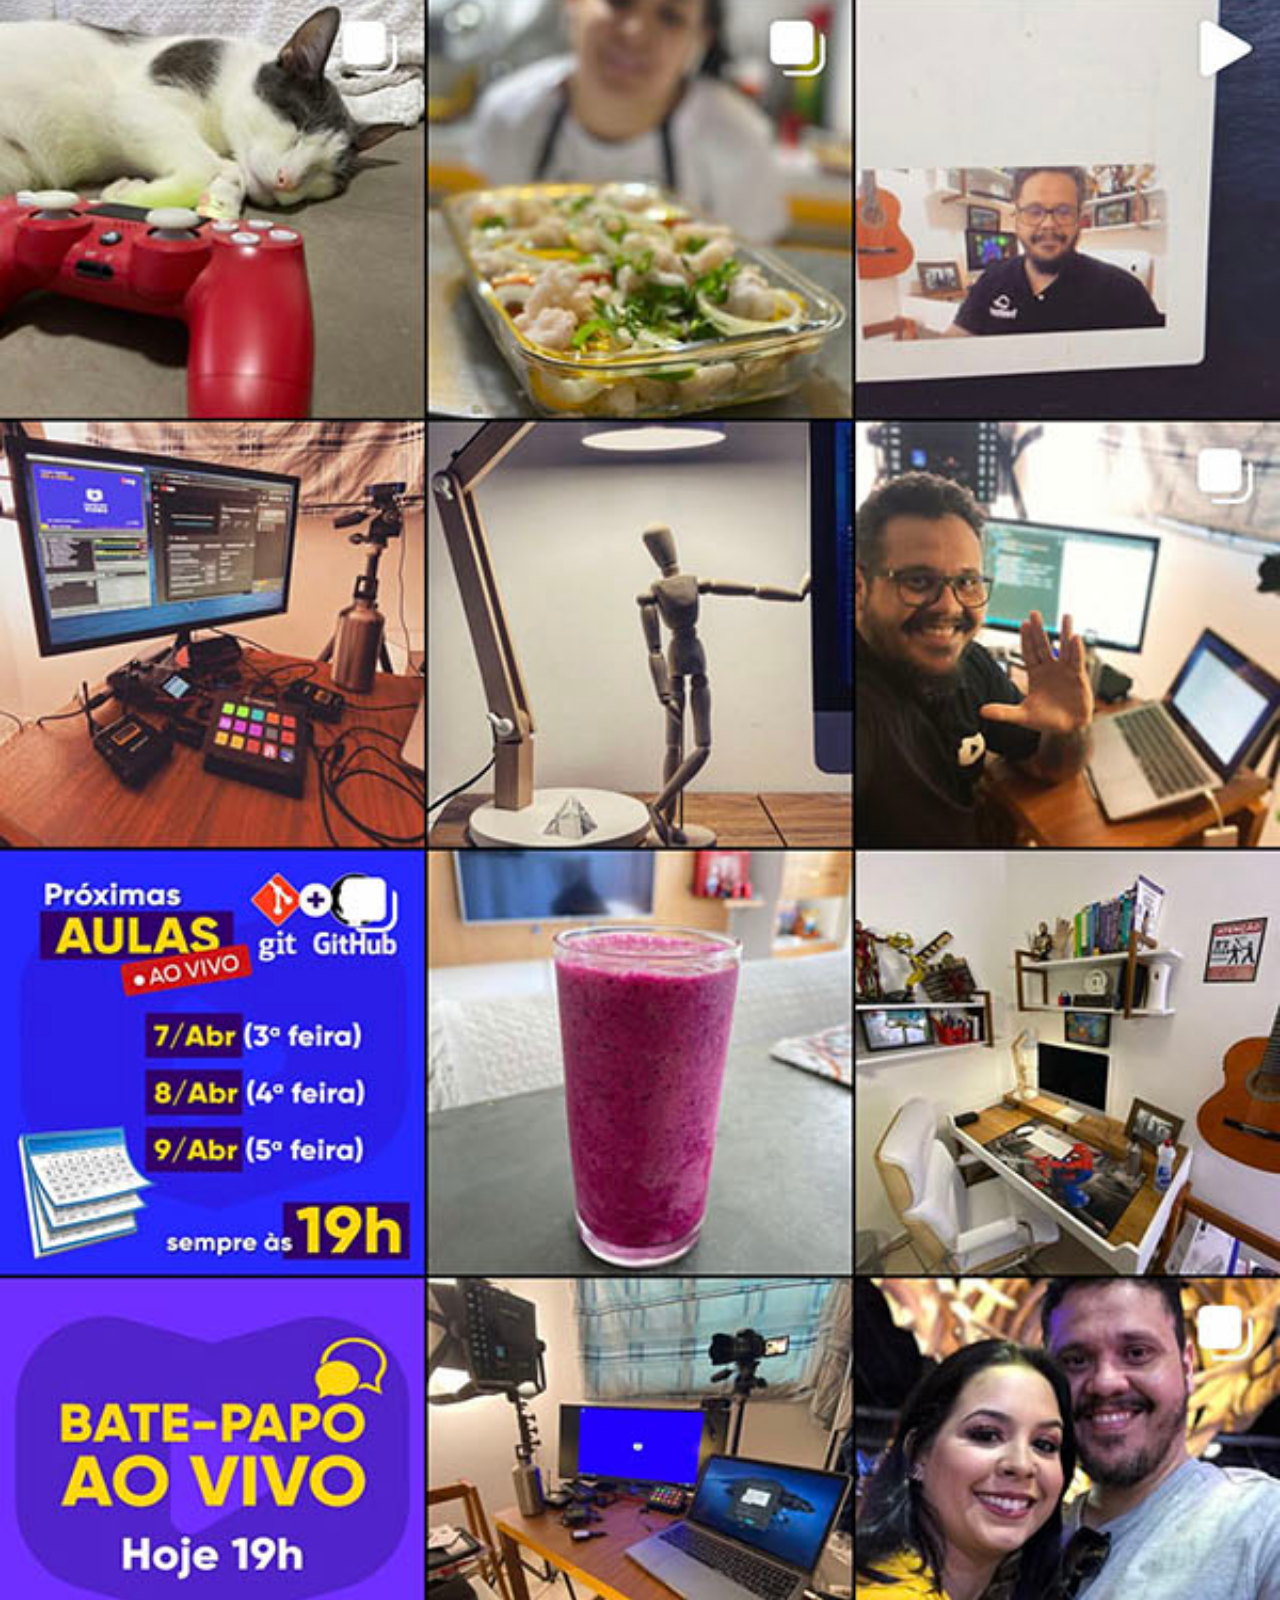
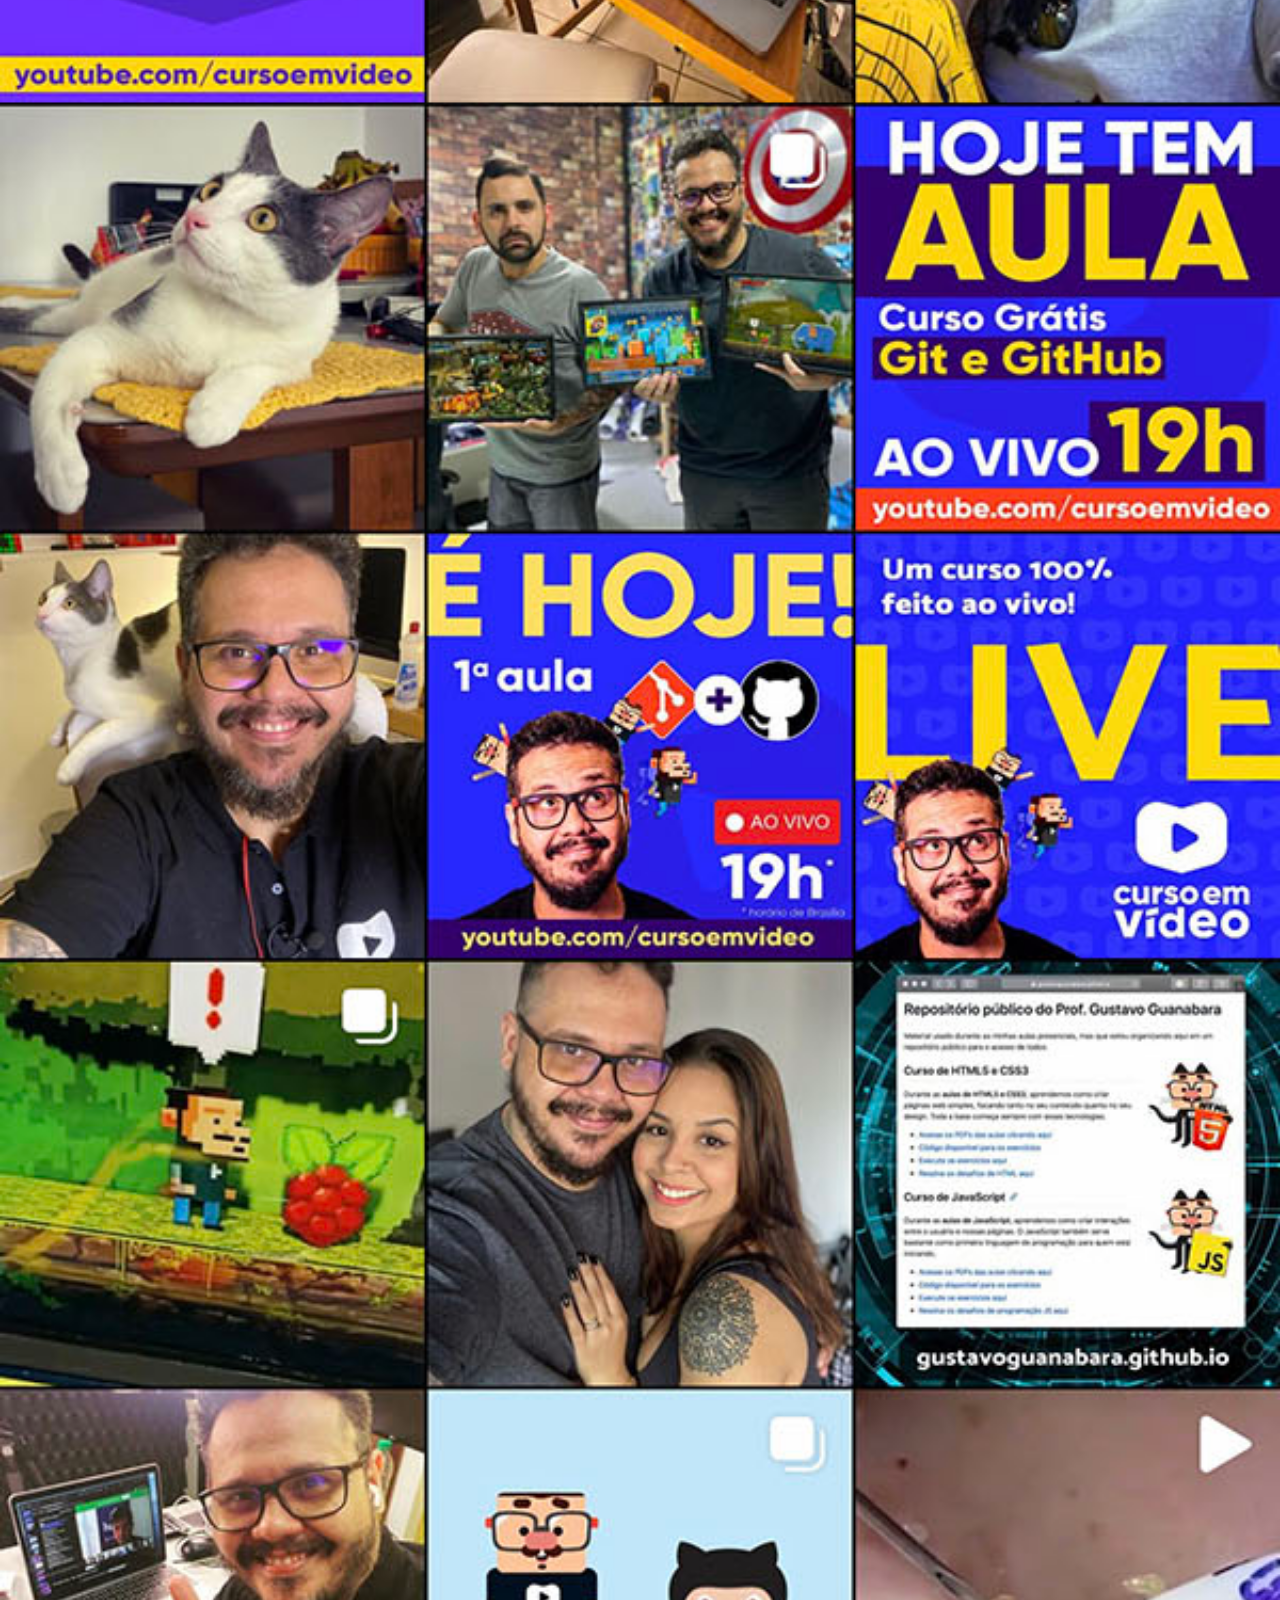
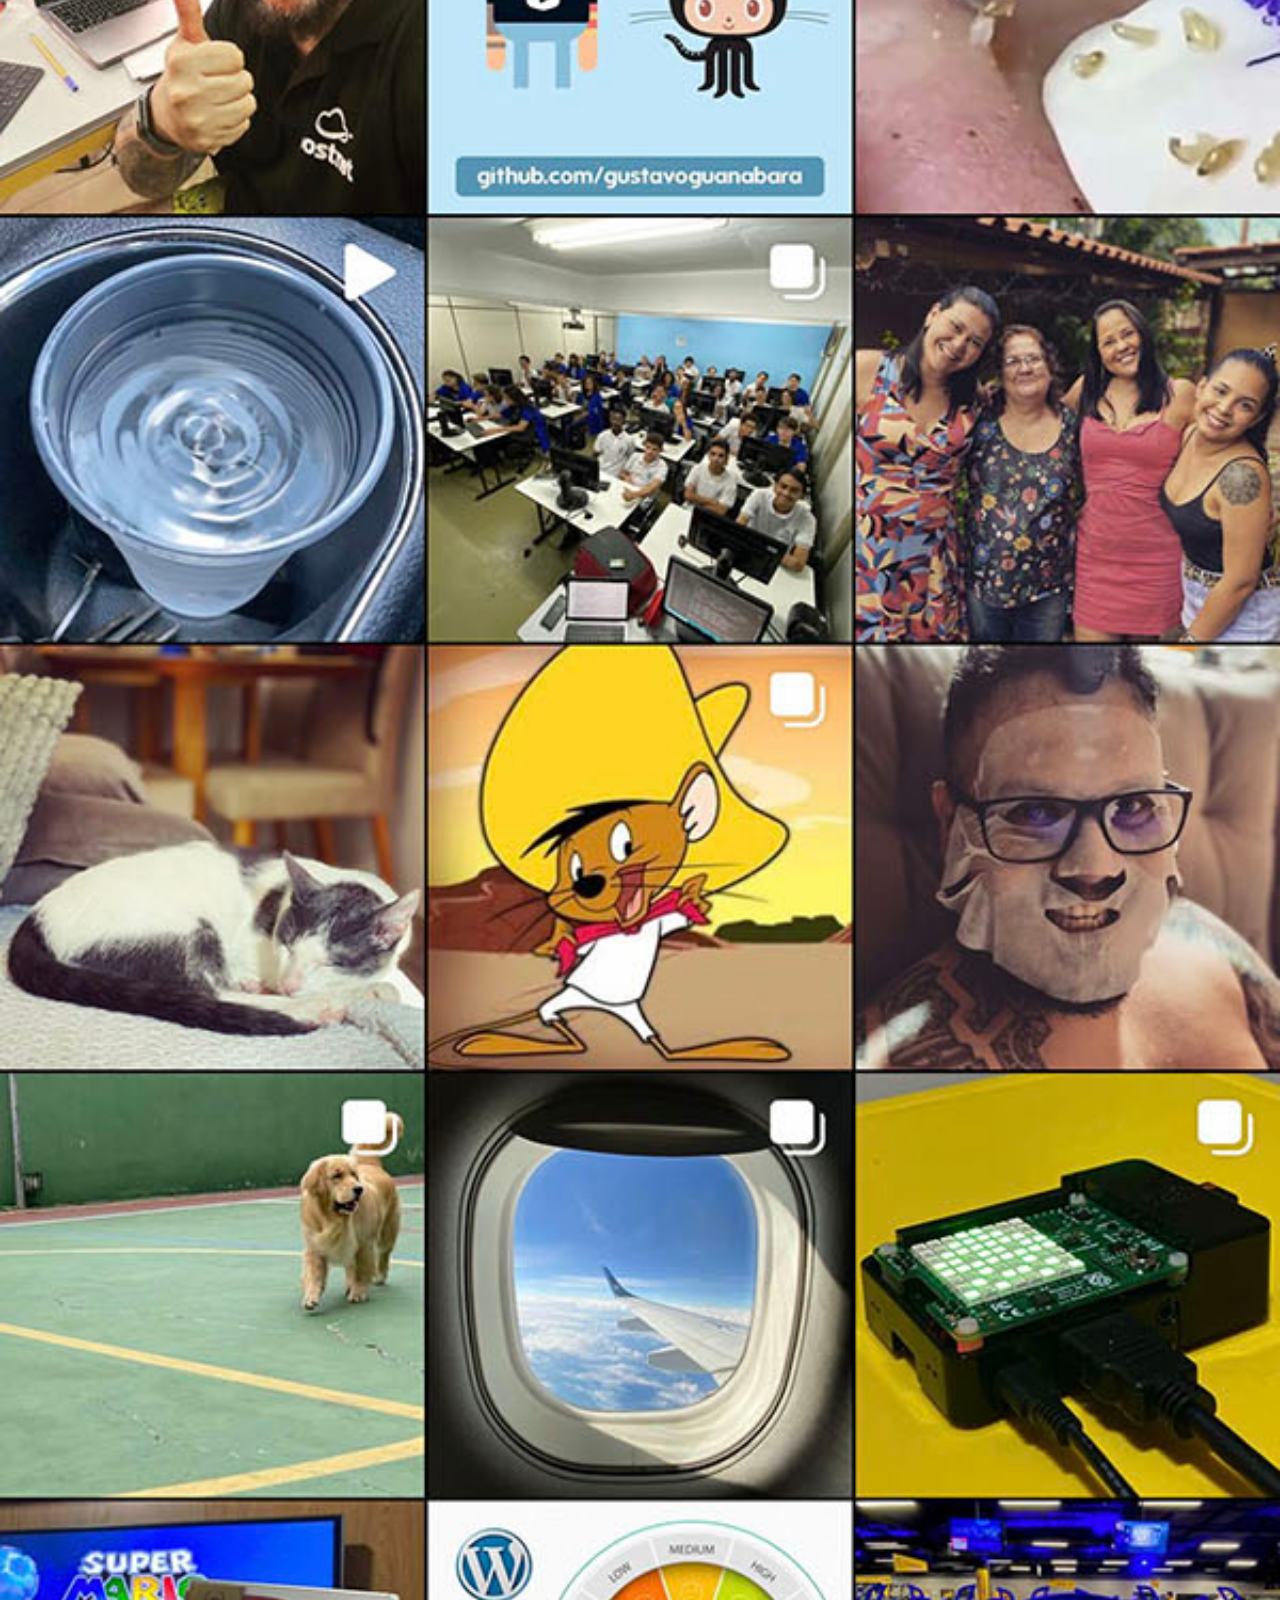
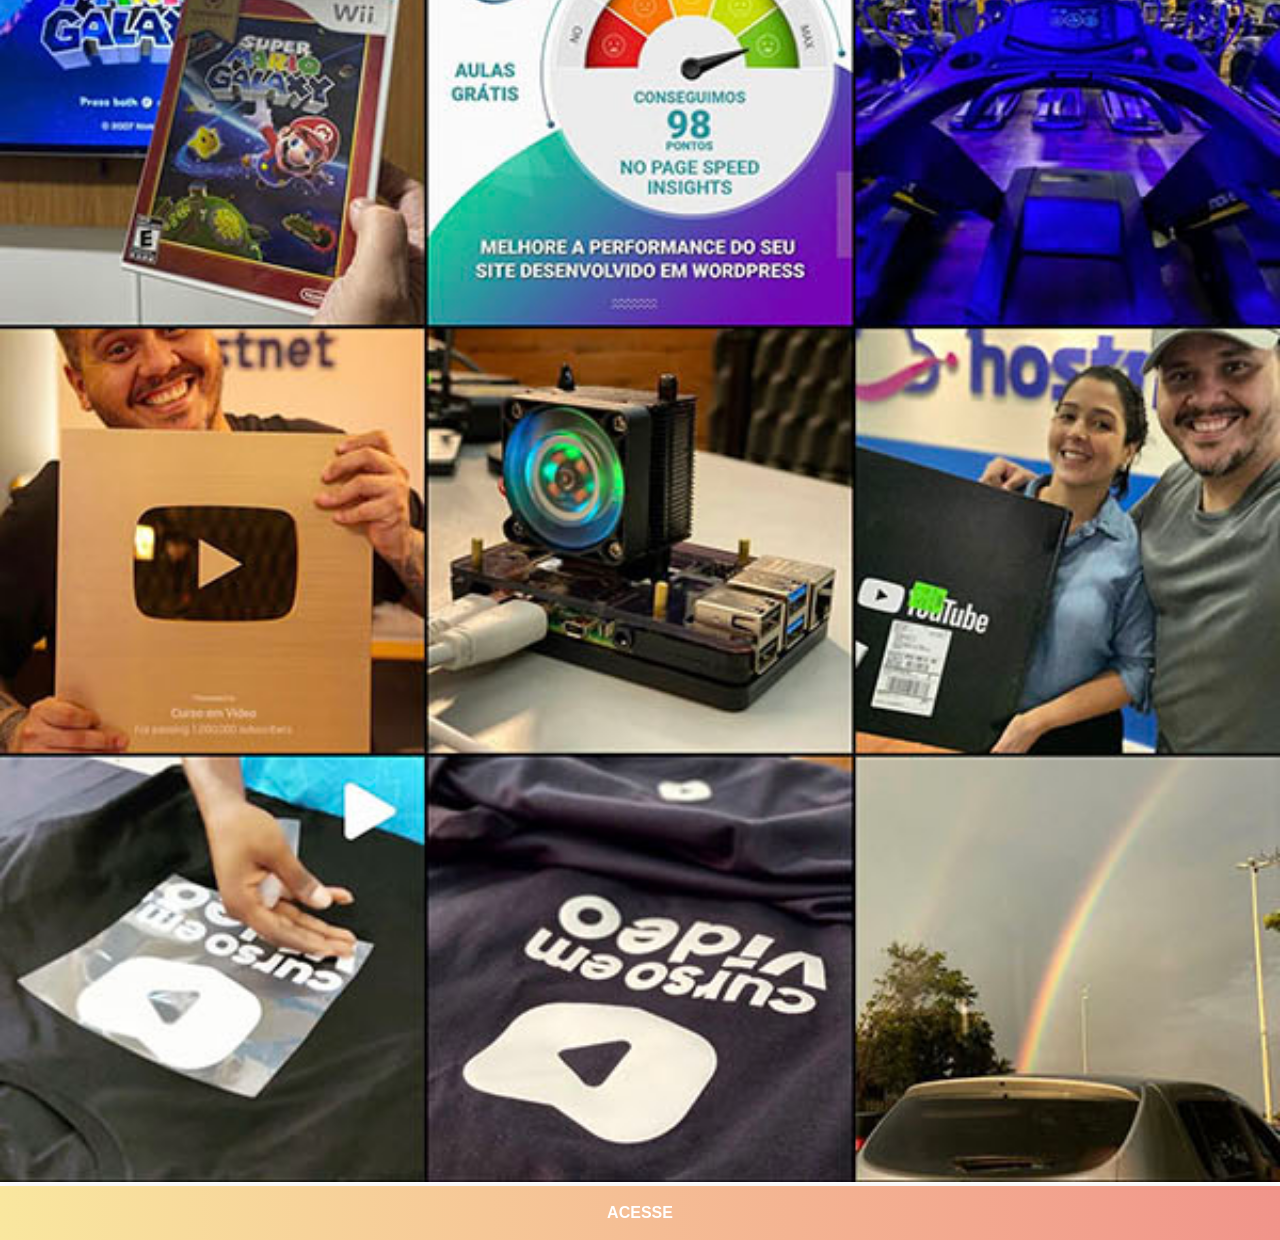
<file: instagram.html>
<!DOCTYPE html>
<html lang="pt-br">
<head>
    <meta charset="UTF-8">
    <meta name="viewport" content="width=device-width, initial-scale=1.0">
    <title>Instagram</title>
    <link rel="stylesheet" href="estilos/social.css">
    <style>
        a#violeta{
            background-color: darkgoldenrod;
        }
    </style>
</head>
<body>
    <img src="imagens/tela-instagram.jpg" alt="Instagram">
    <a id="violeta" href="https://www.instagram.com/gustavoguanabara/" target="_blank">ACESSE</a>
</body>
</html>
</file>
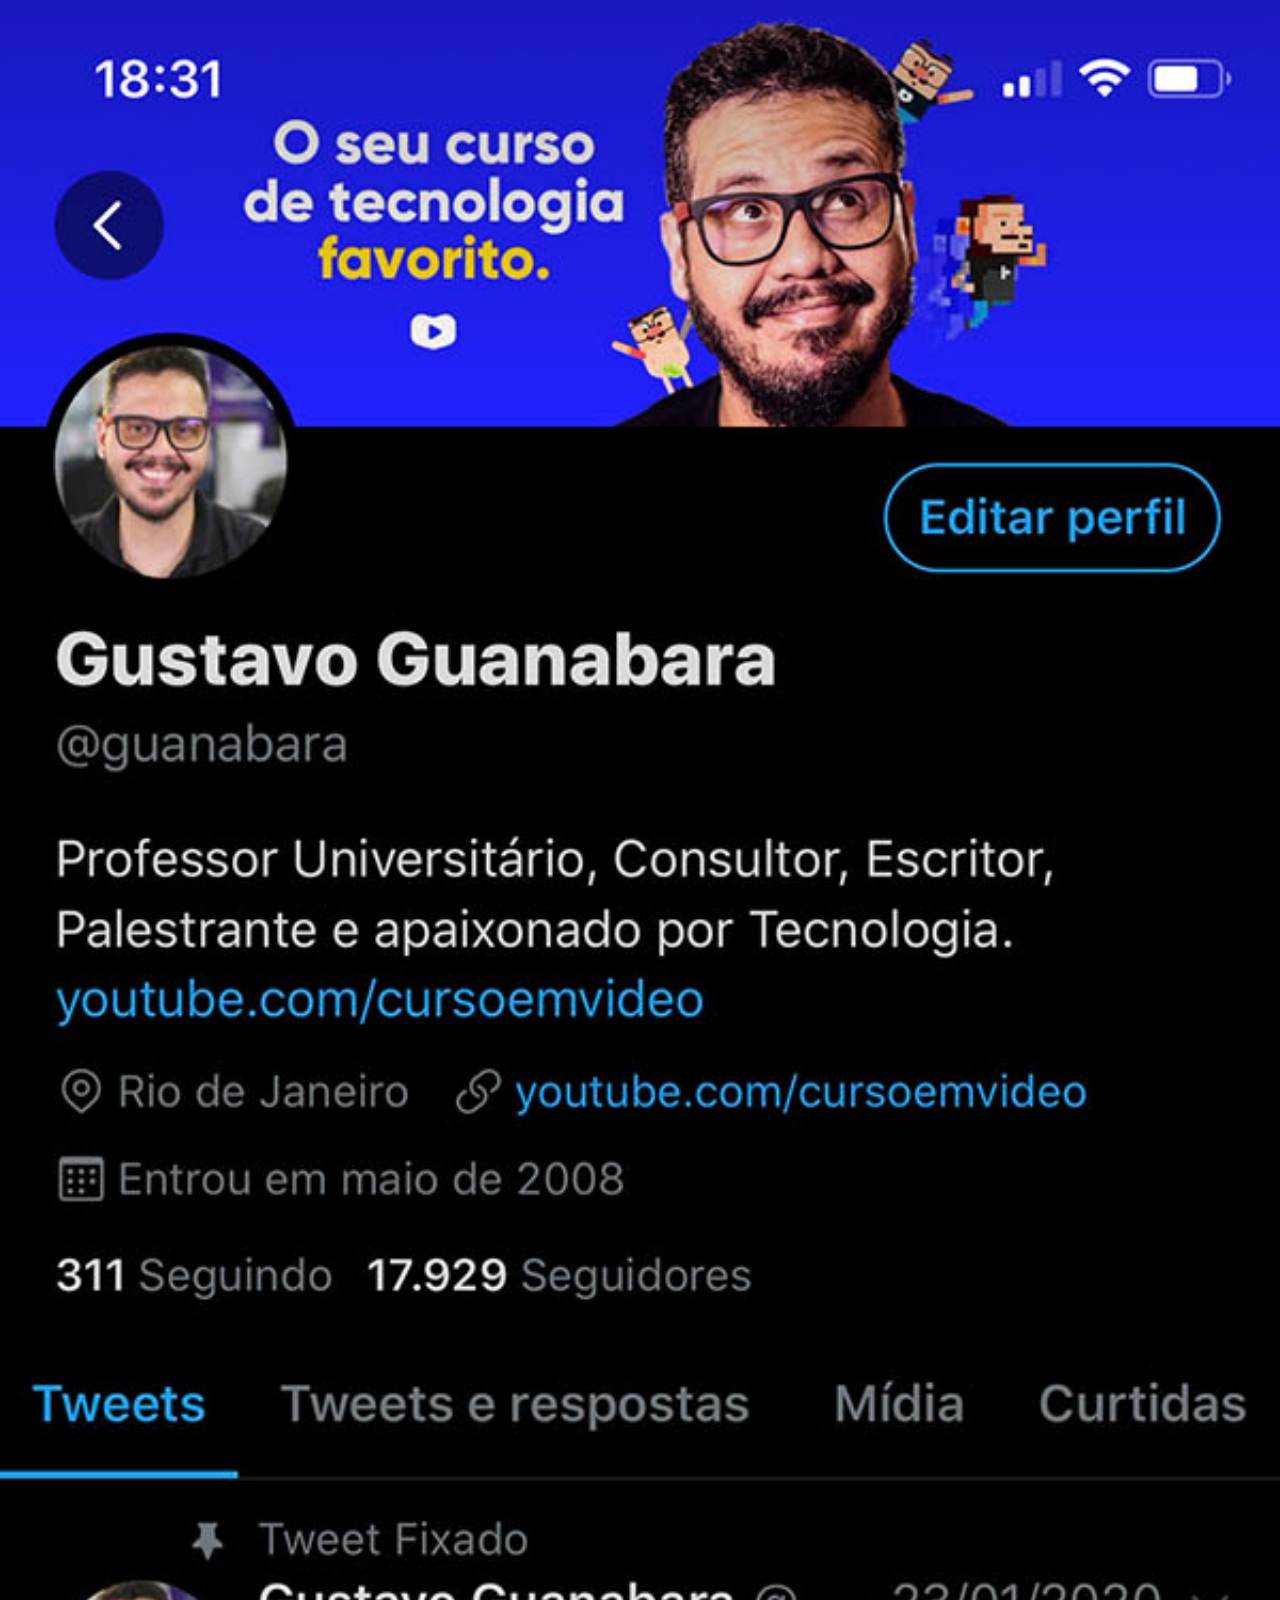
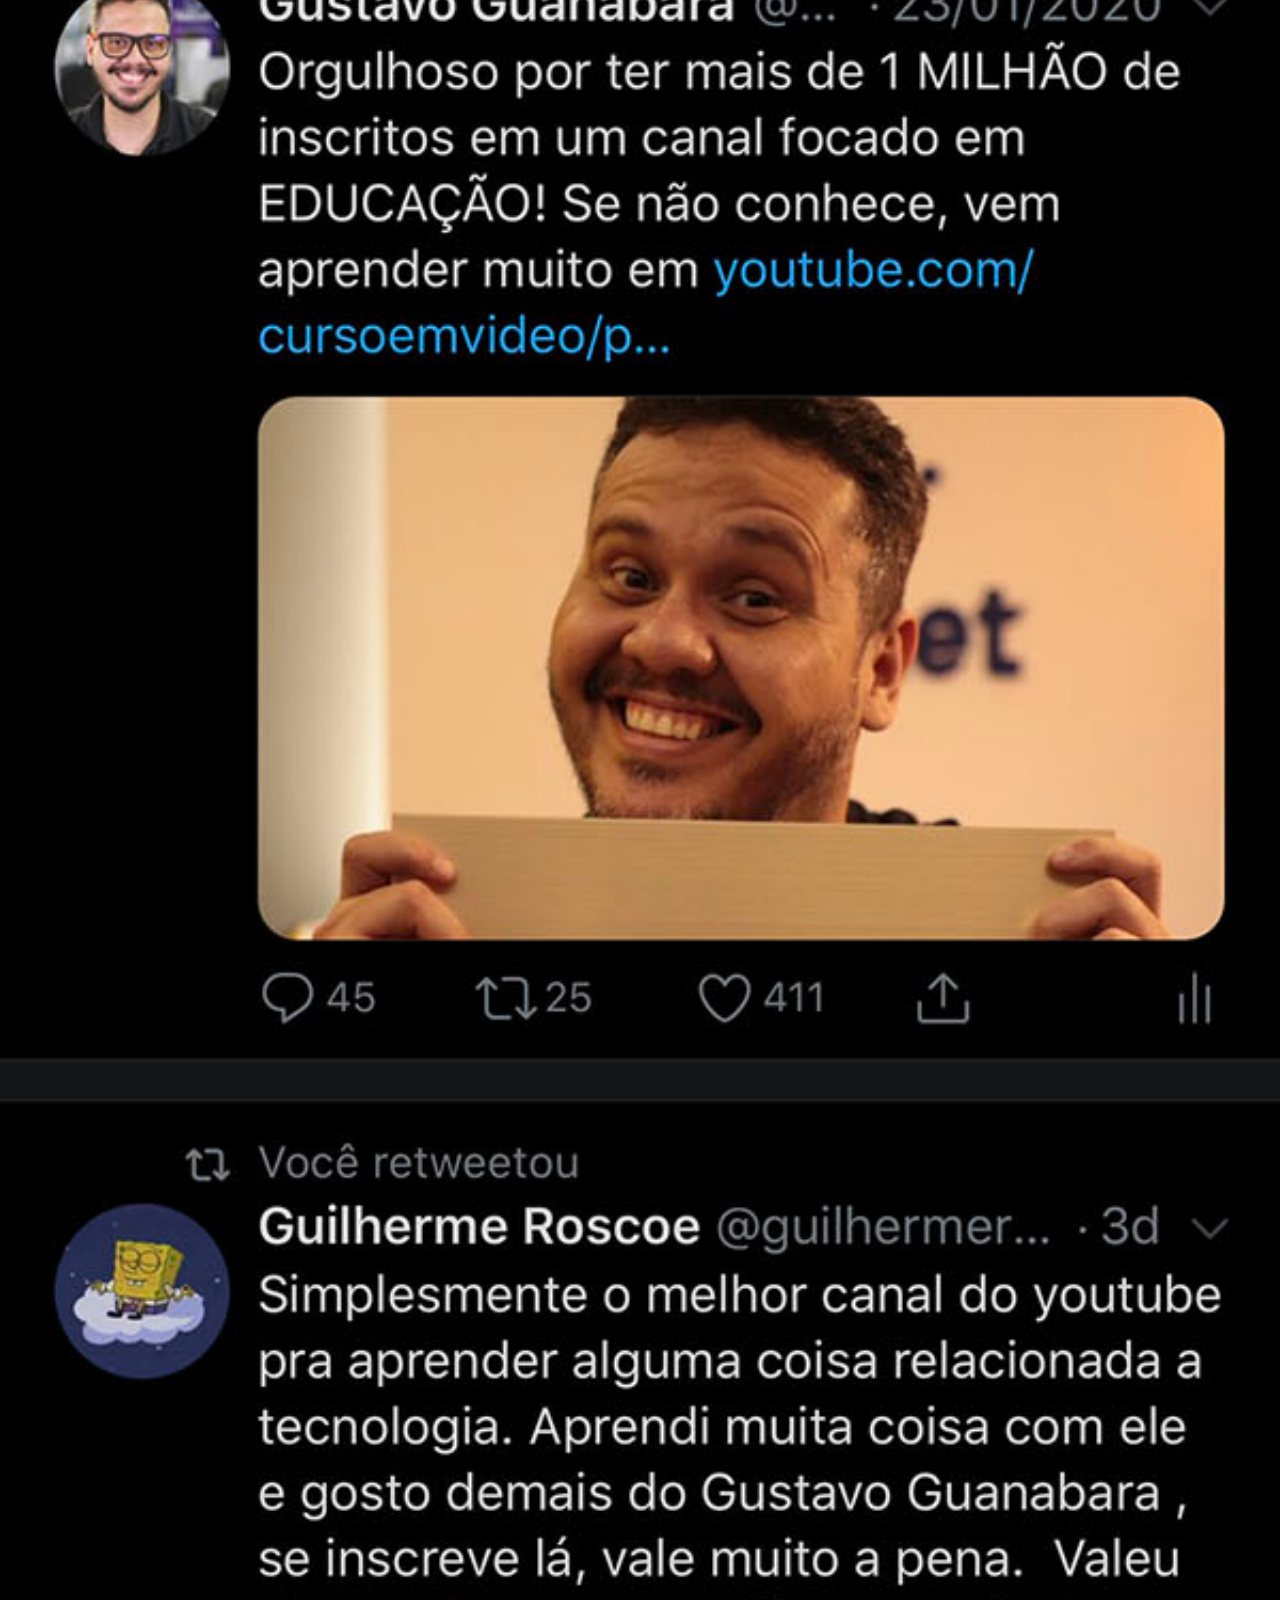
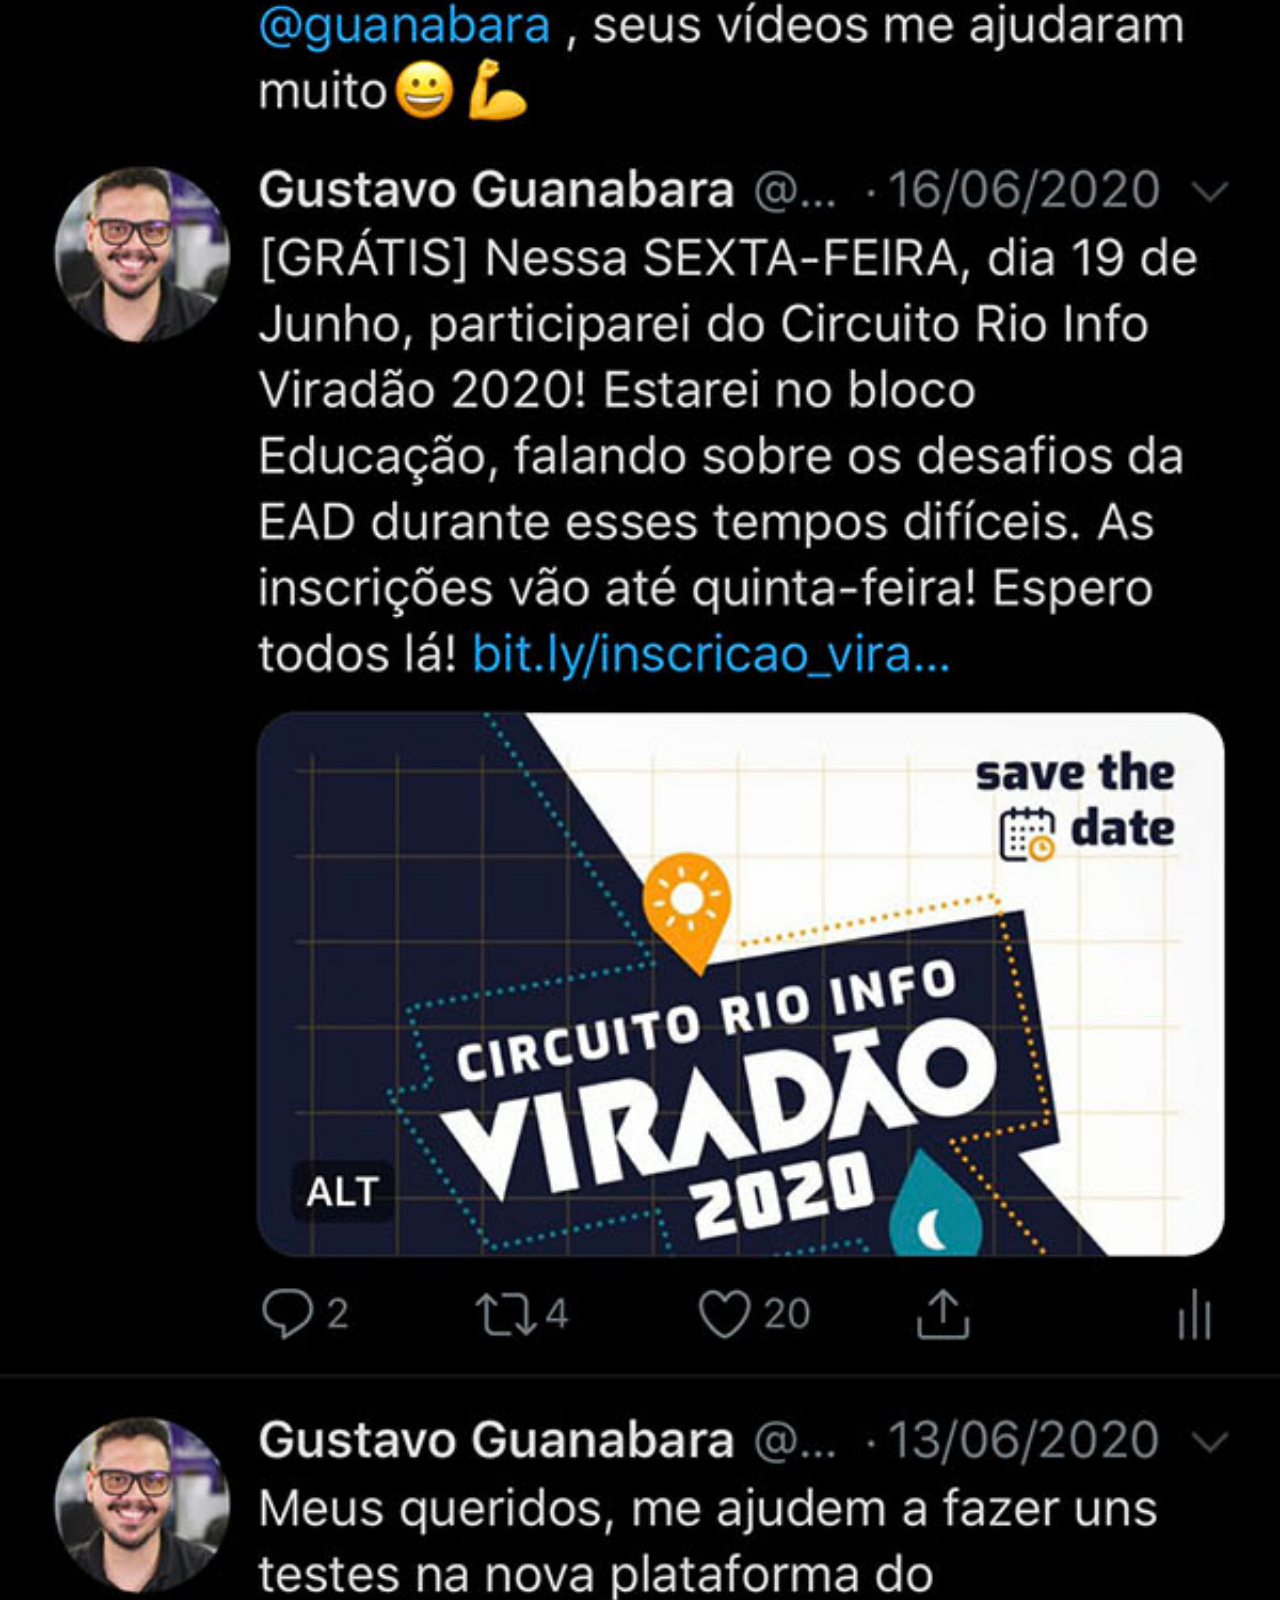
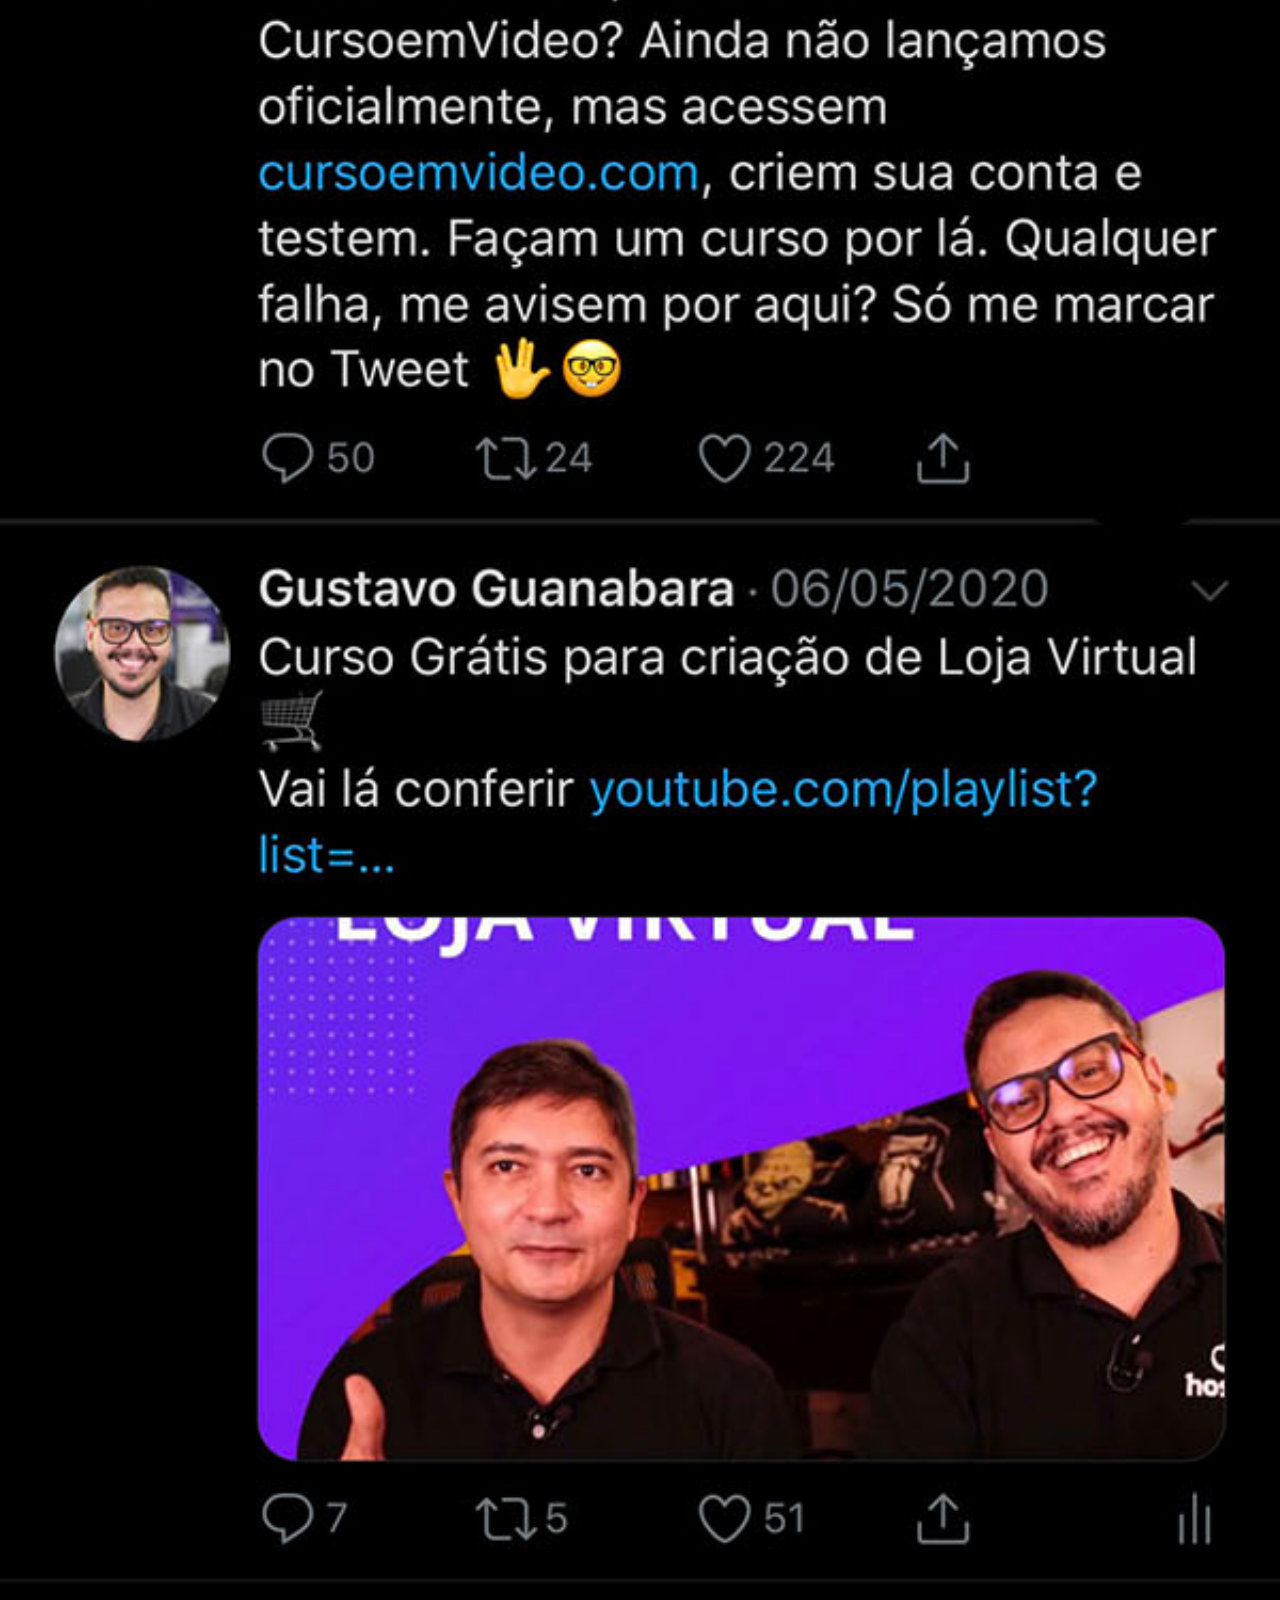
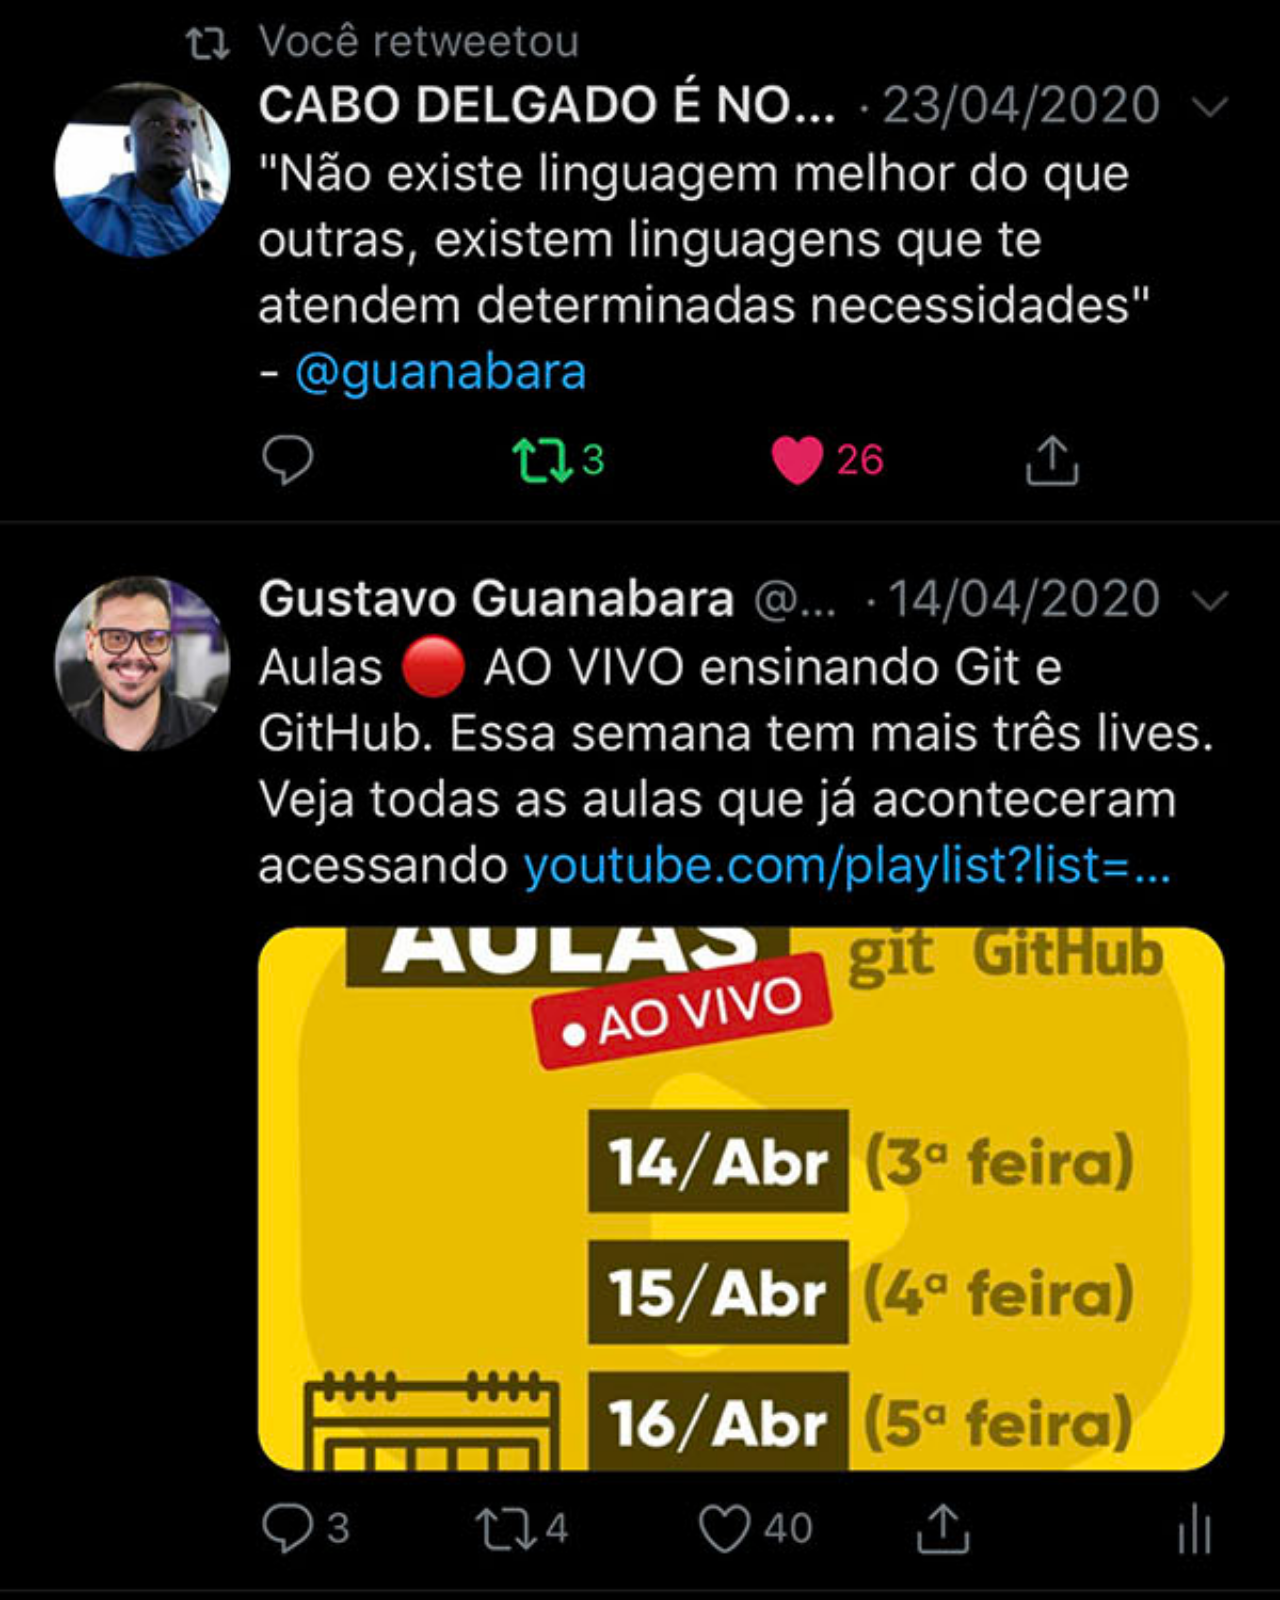
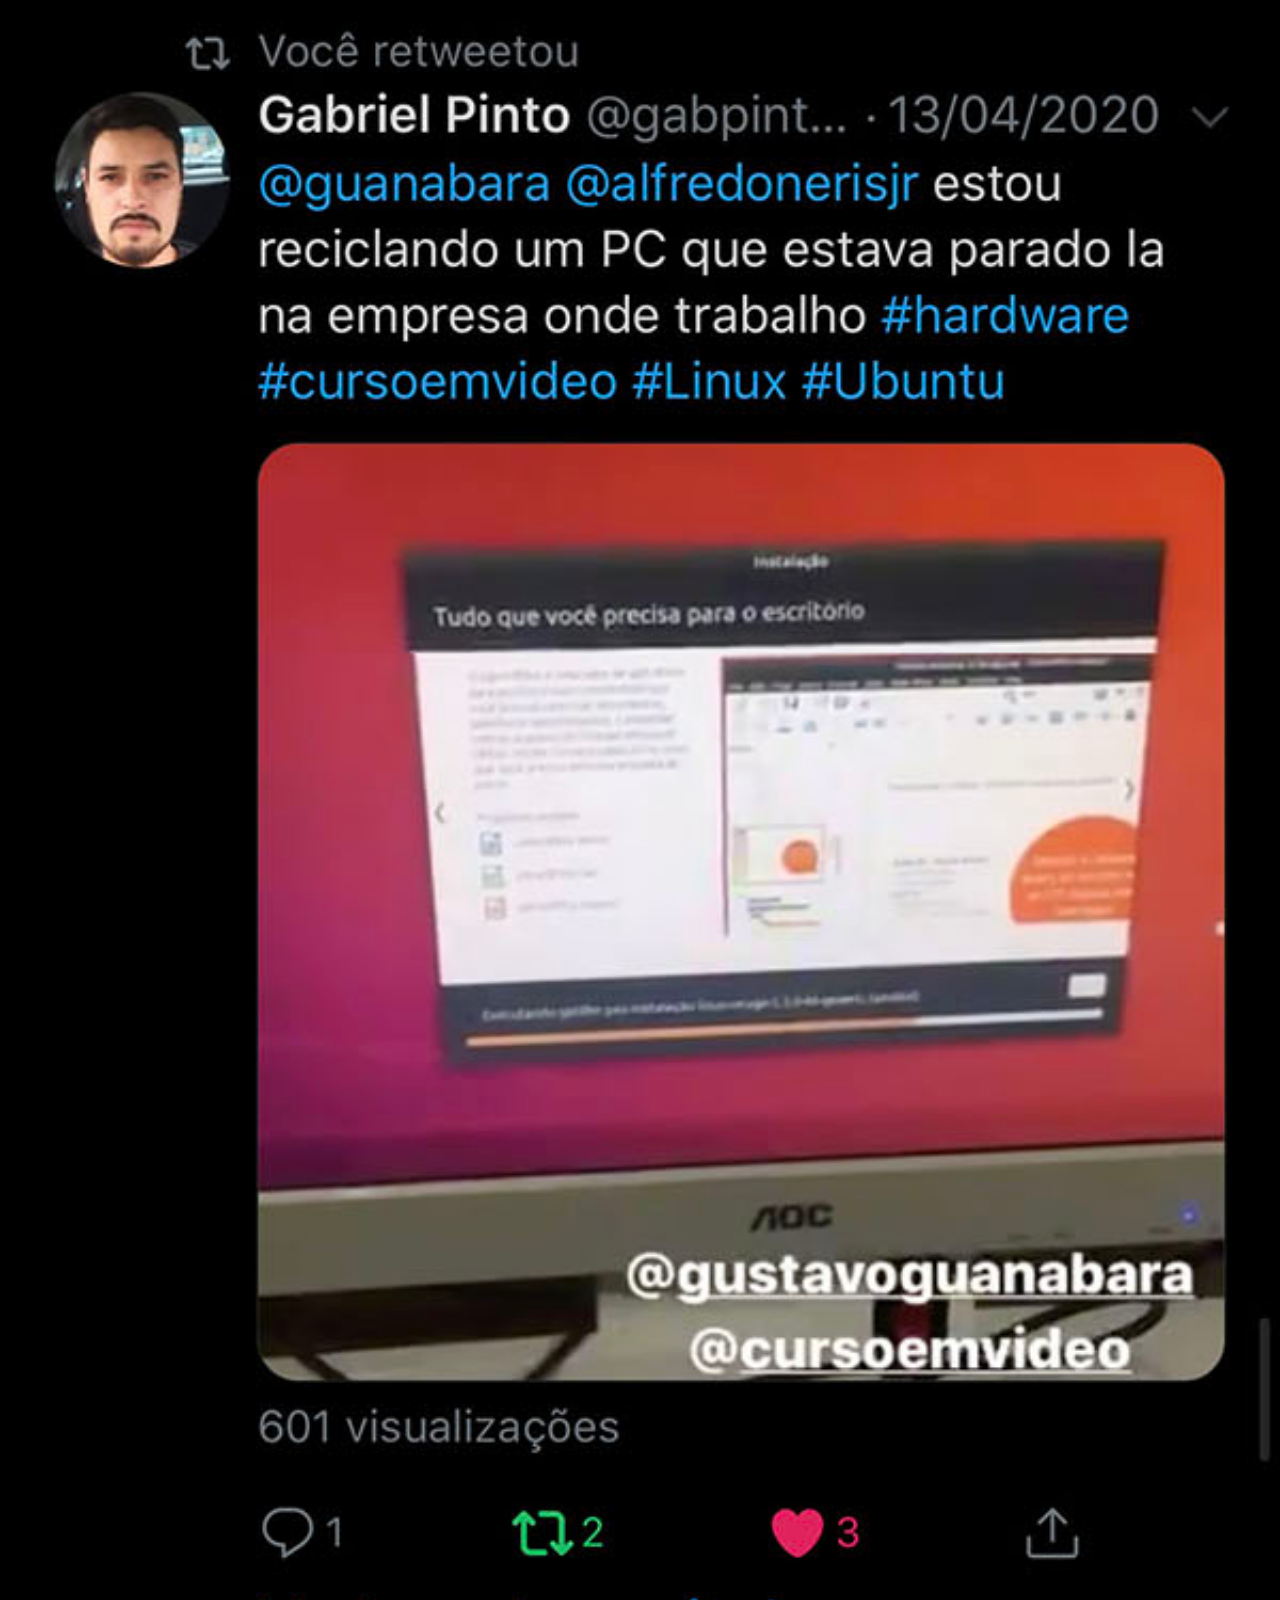
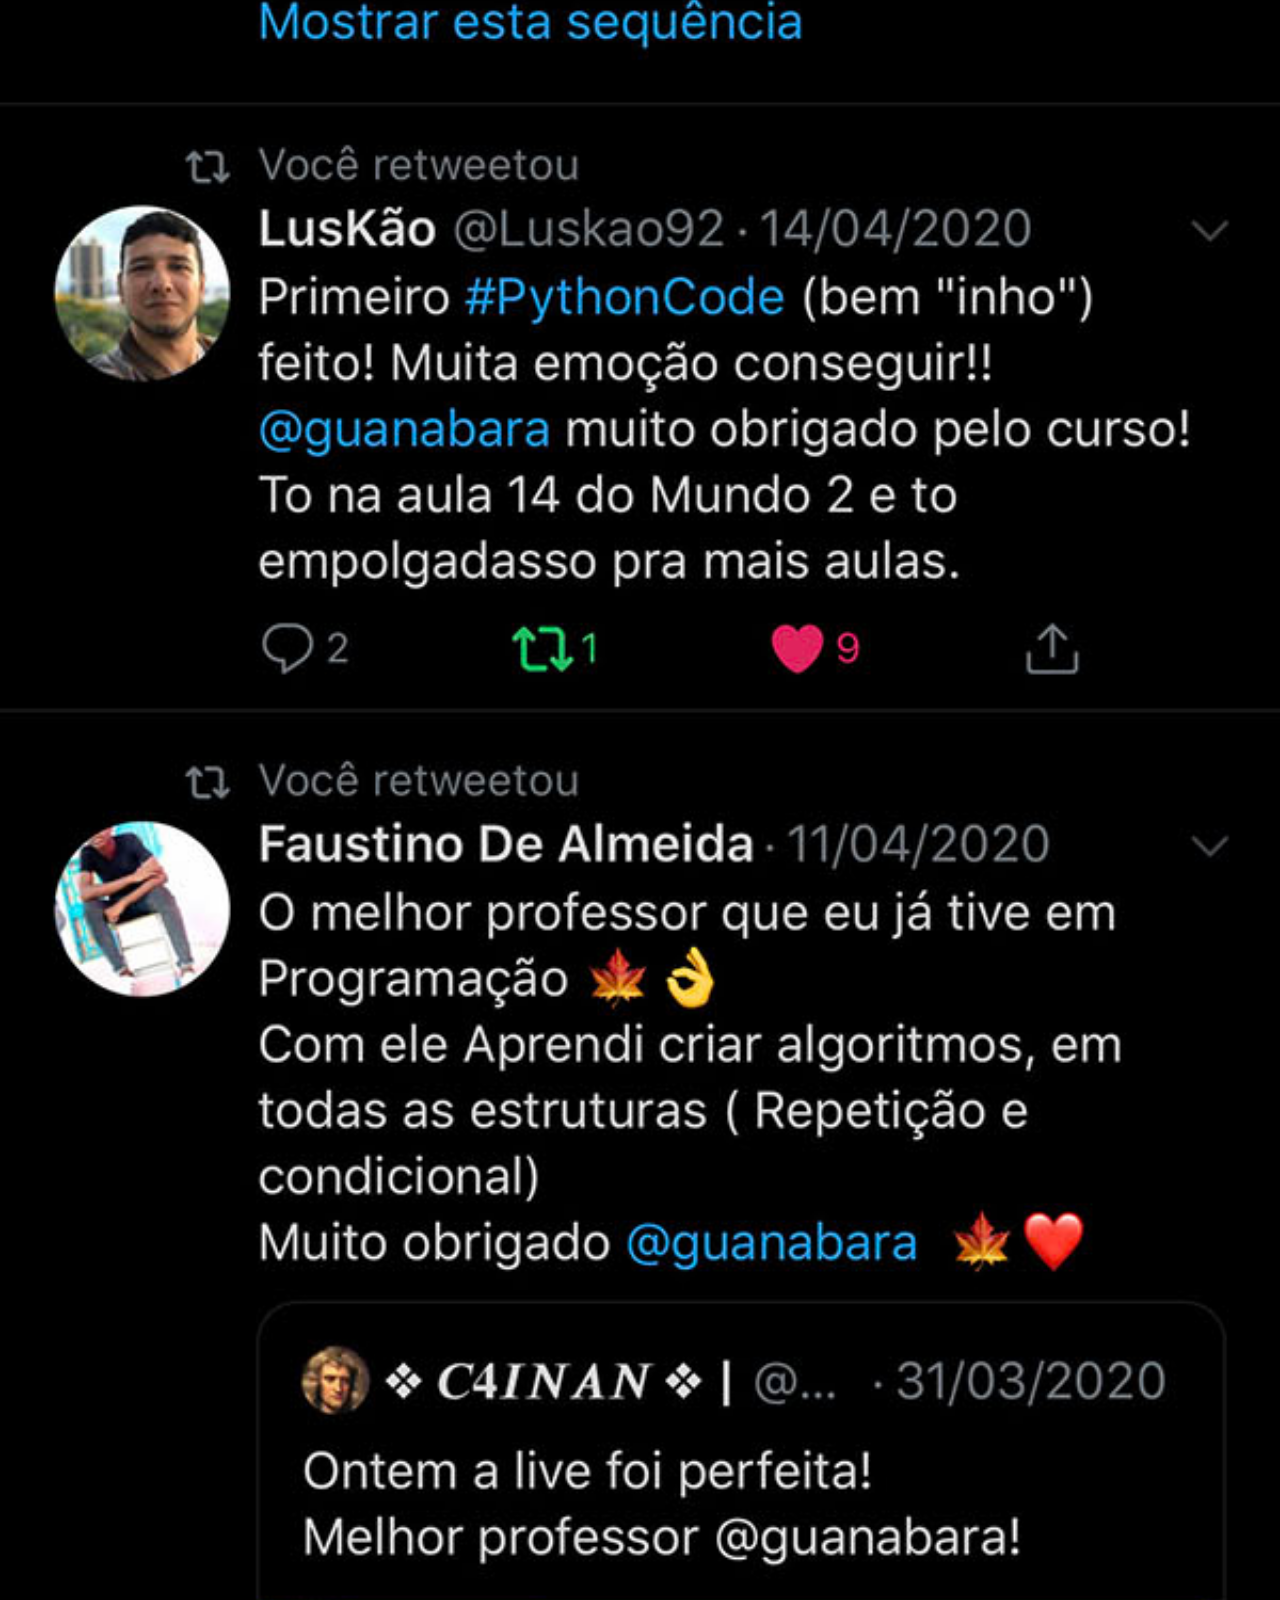
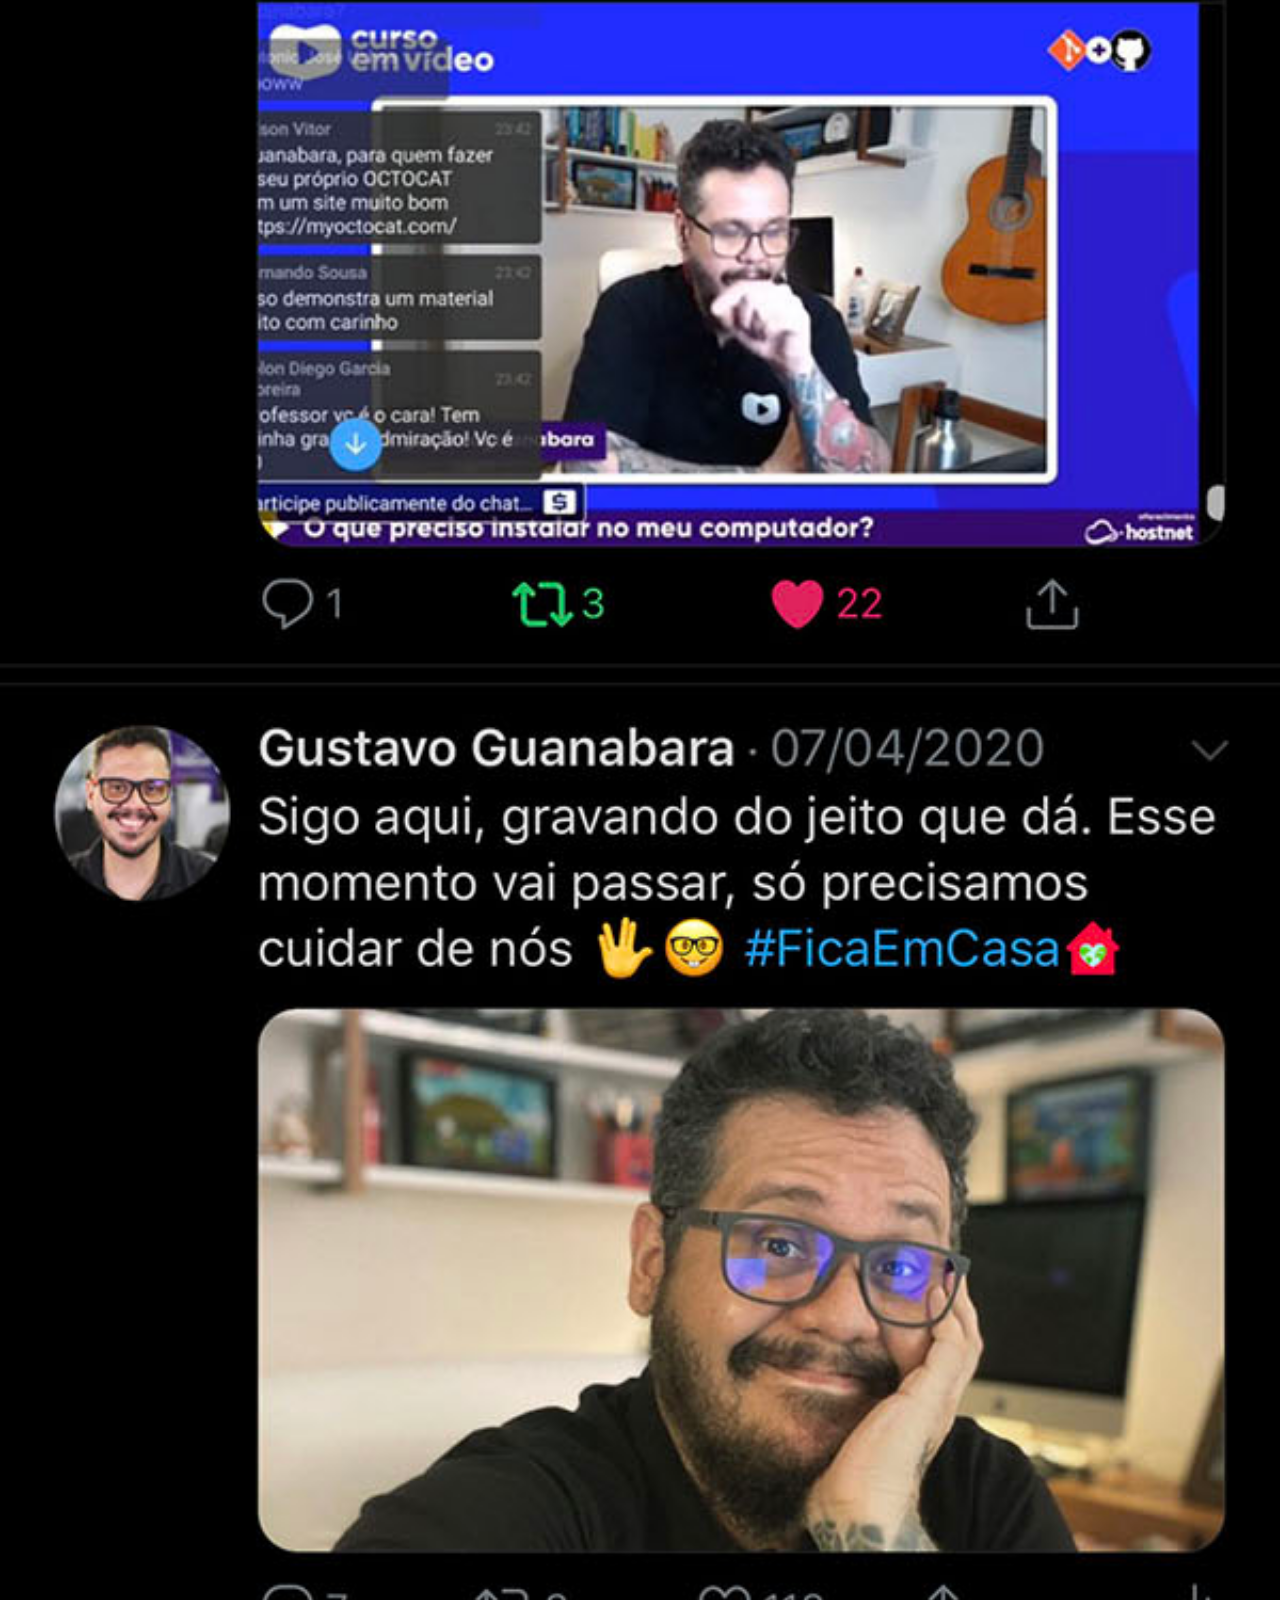
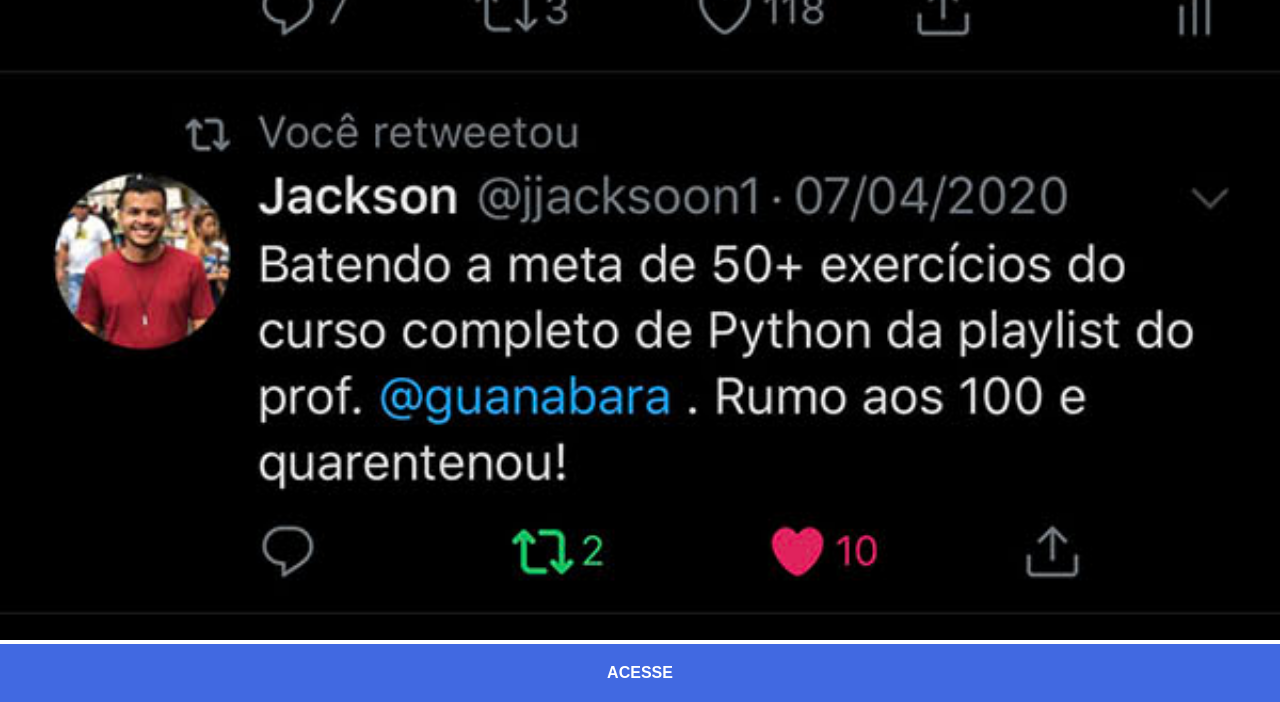
<file: twitter.html>
<!DOCTYPE html>
<html lang="pt-br">
<head>
    <meta charset="UTF-8">
    <meta name="viewport" content="width=device-width, initial-scale=1.0">
    <title>Twitter</title>
    <link rel="stylesheet" href="estilos/social.css">
    <style>
        a#ciano{
            background-color: royalblue;
            transition: 0.3s;
        }
        a#ciano:hover{
            background-color: dodgerblue;
        }
    </style>
</head>
<body>
    <img src="imagens/tela-twitter.jpg" alt="Twitter">
    <a id="ciano" href="https://www.google.com.br" target="_blank">ACESSE</a>
</body>
</html>
</file>
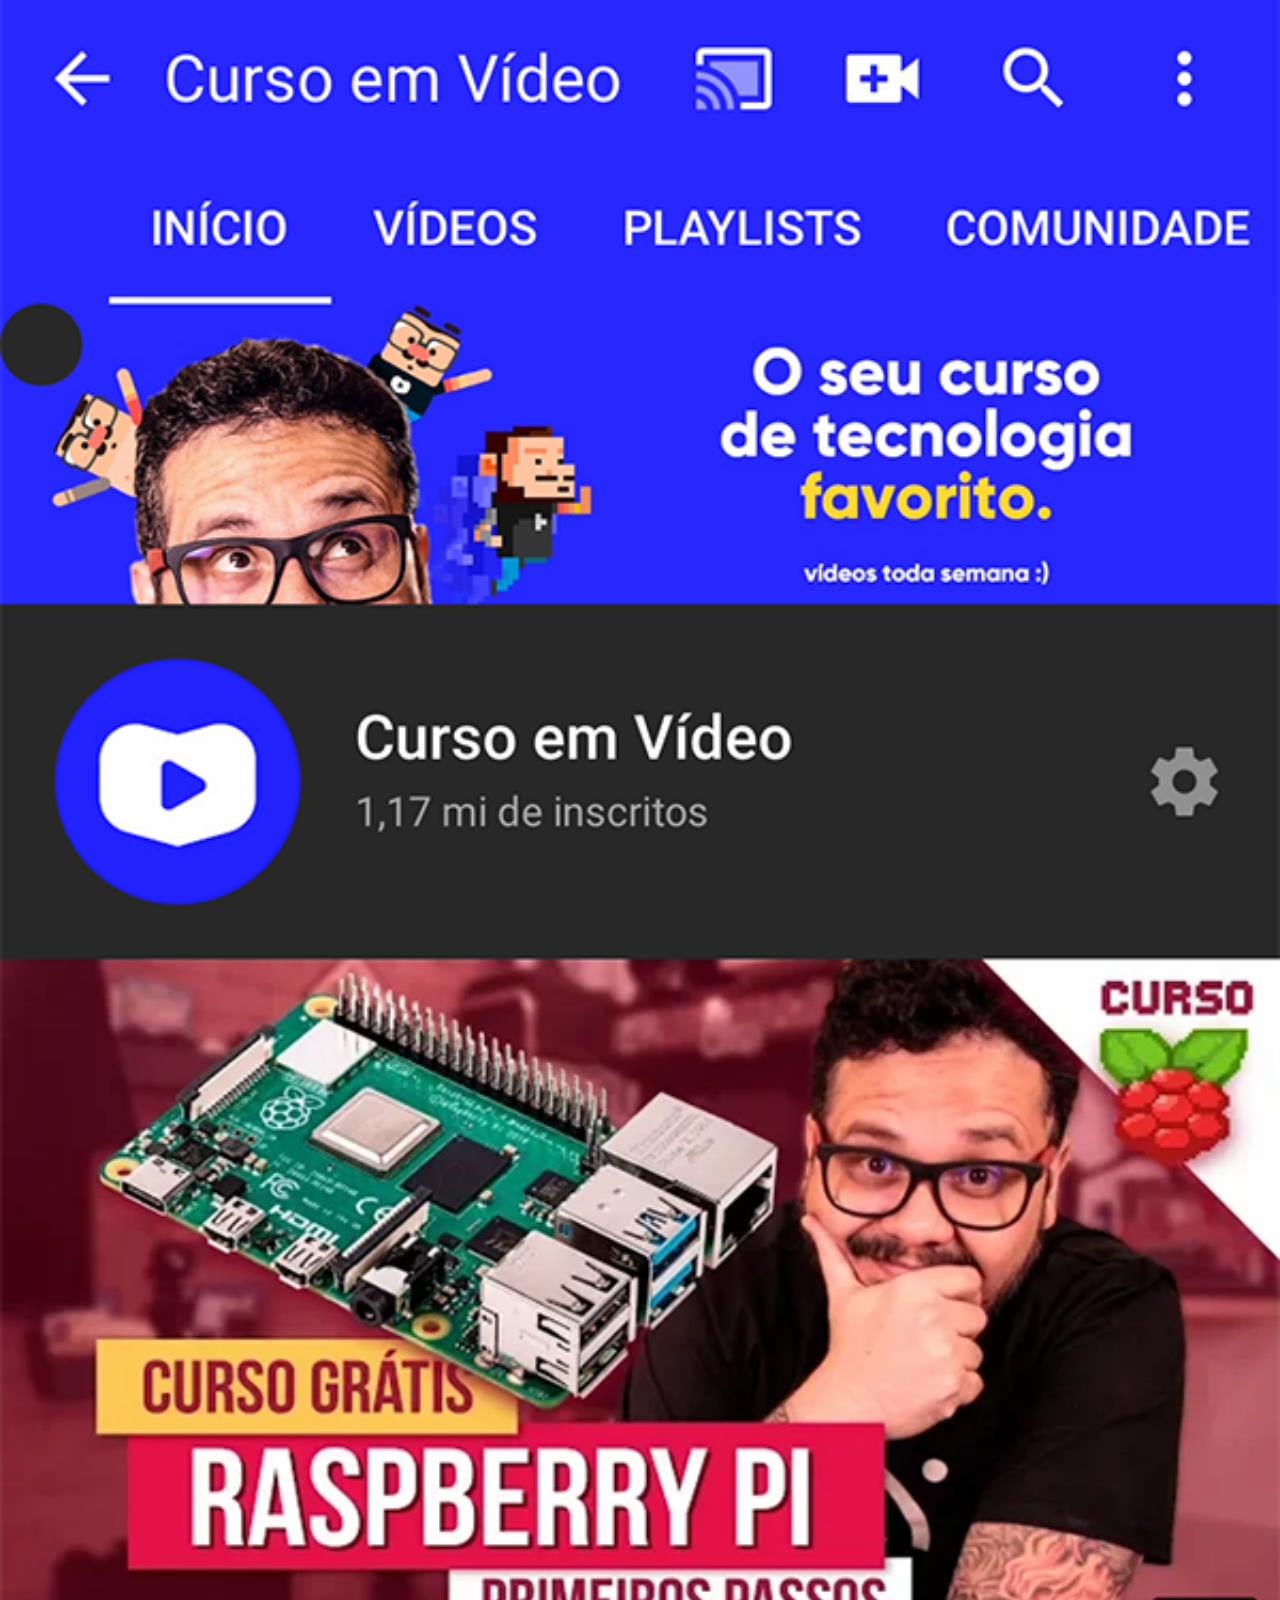
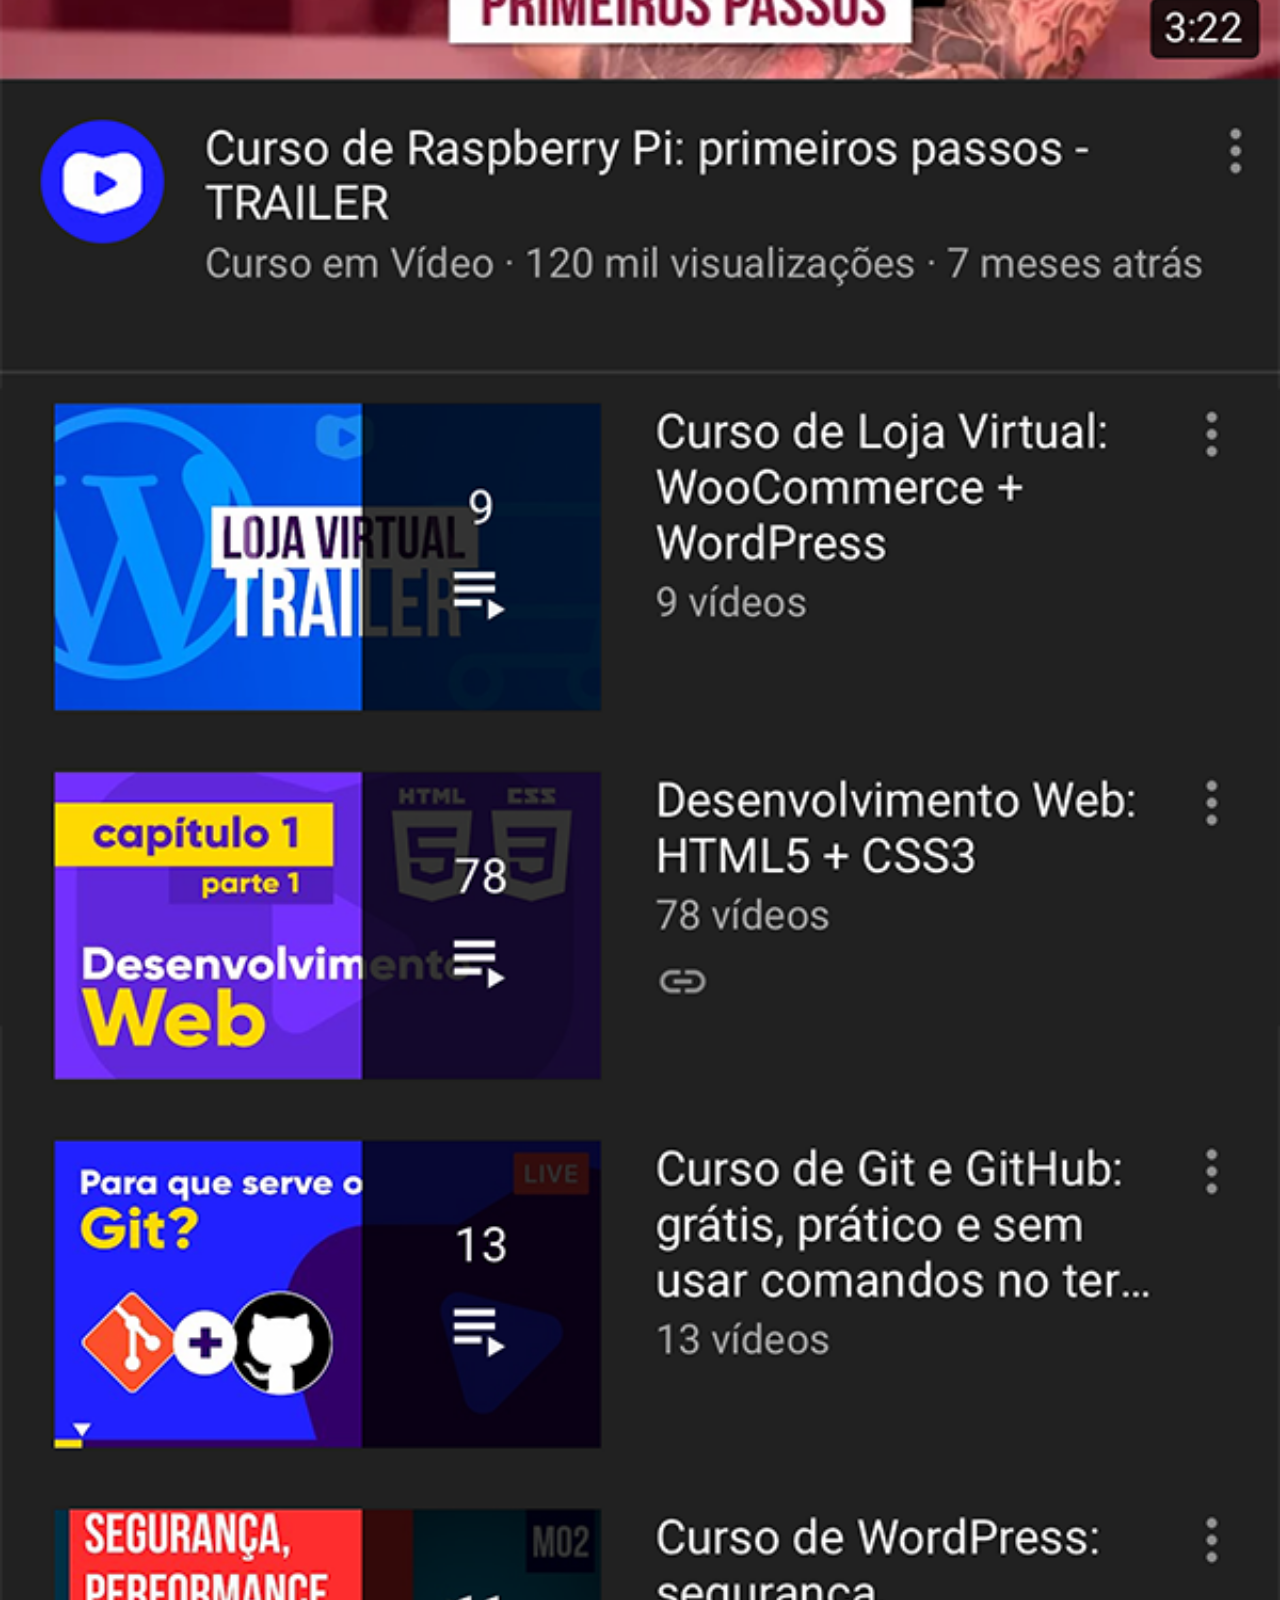
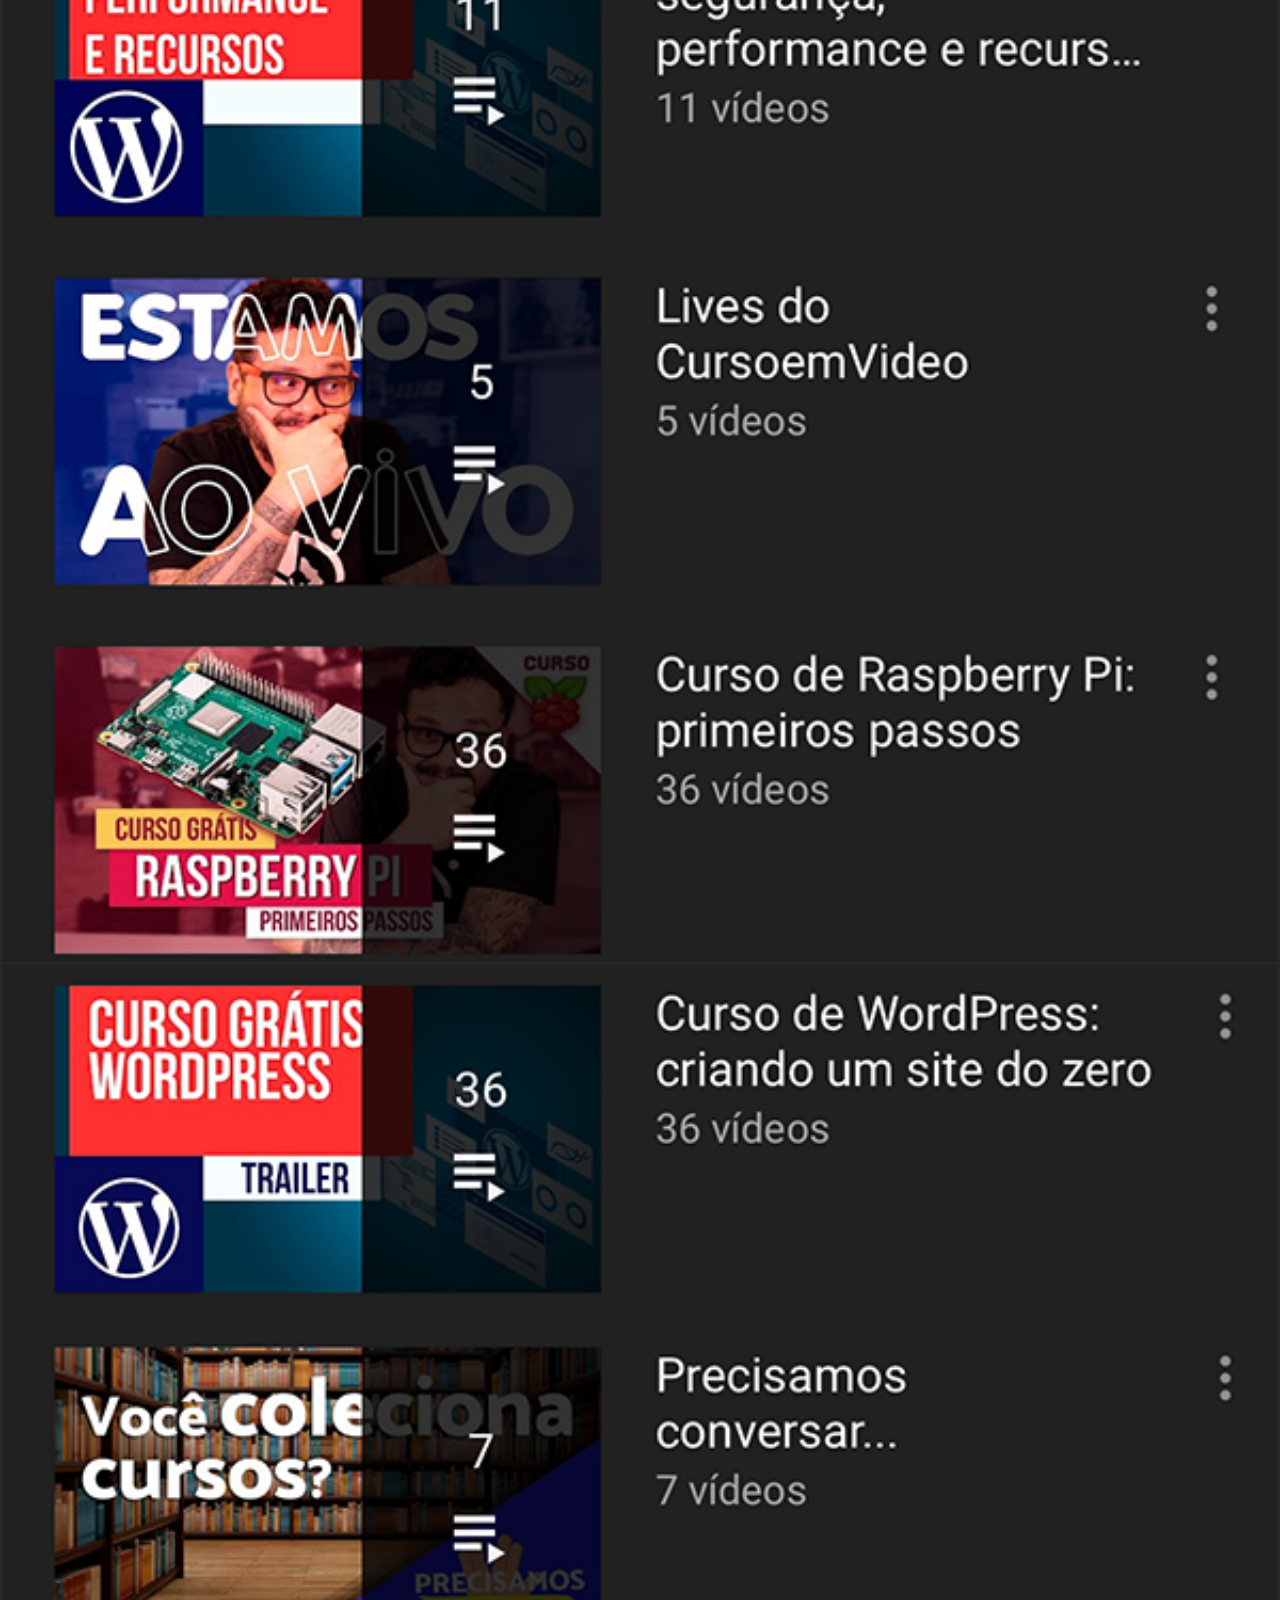
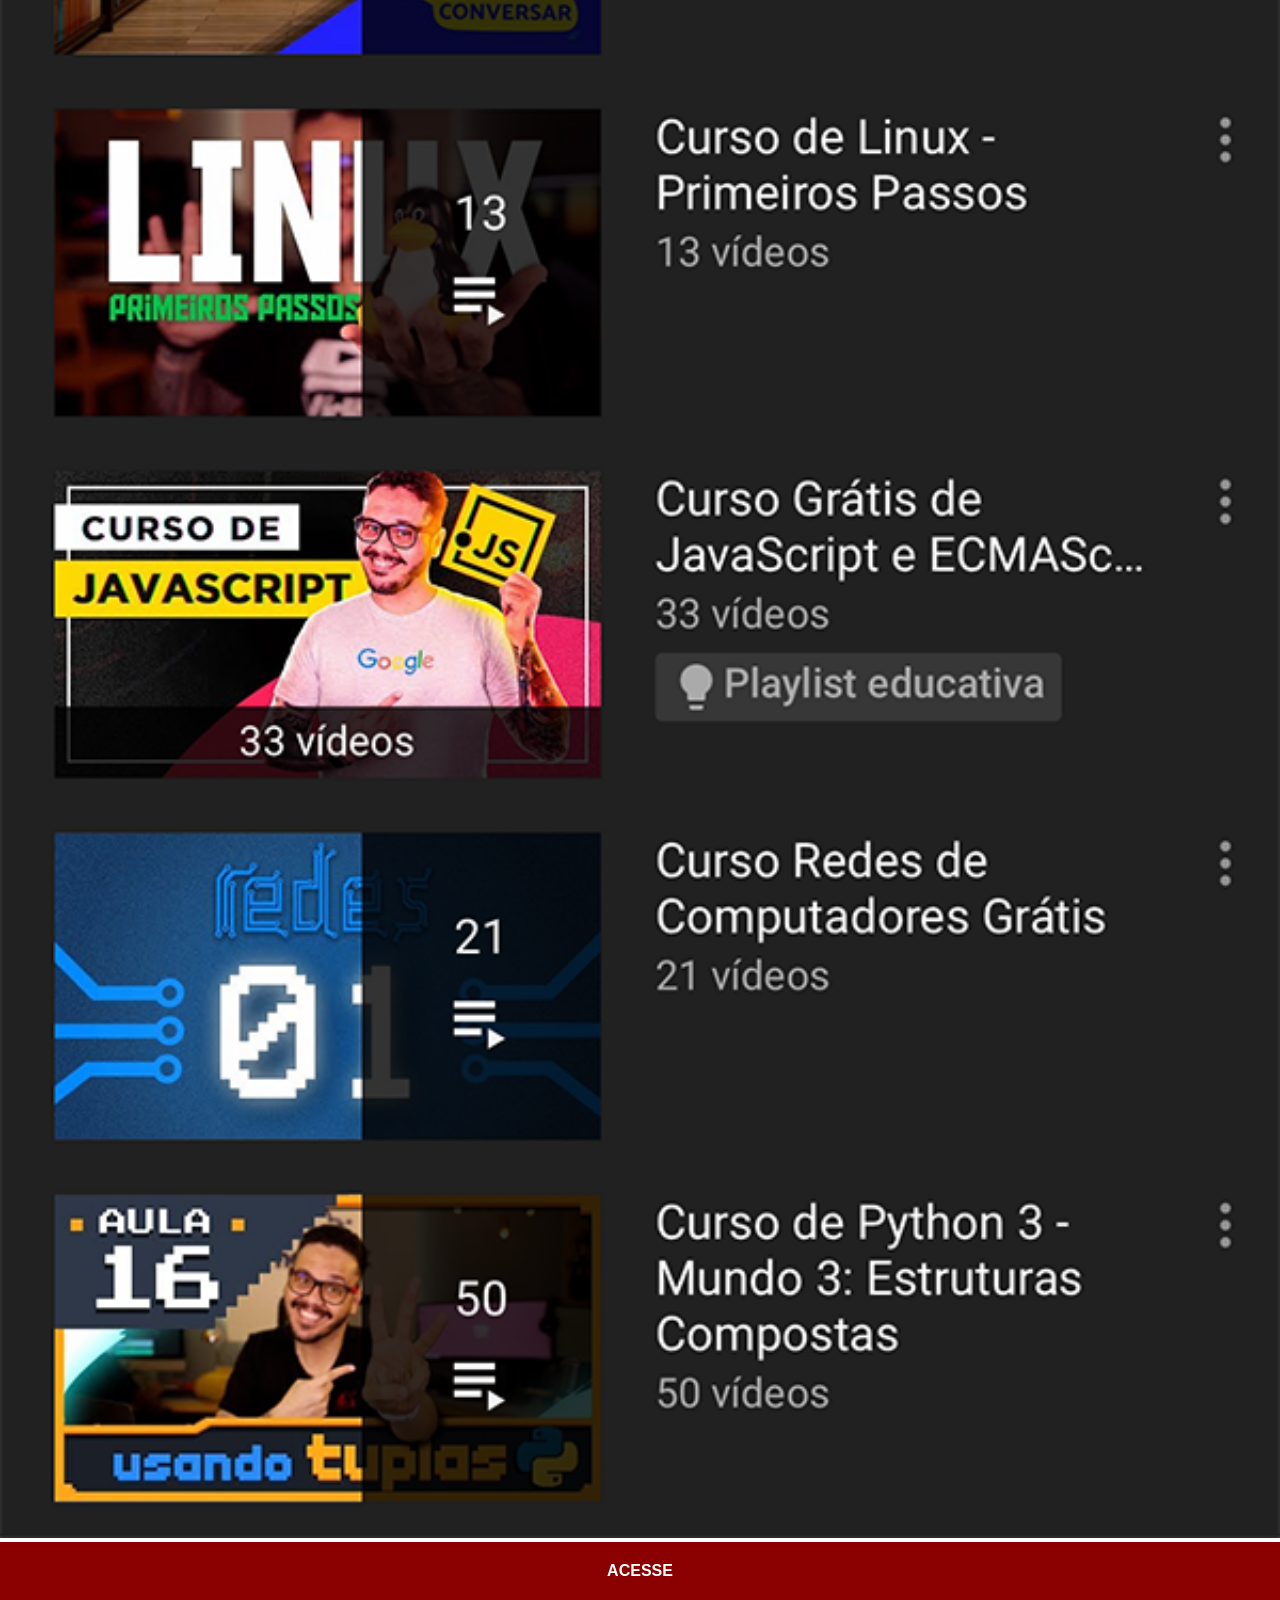
<file: youtube.html>
<!DOCTYPE html>
<html lang="pt-br">
<head>
    <meta charset="UTF-8">
    <meta name="viewport" content="width=device-width, initial-scale=1.0">
    <title>YouTube</title>
    <link rel="stylesheet" href="estilos/social.css">
</head>
<body>
    <img src="imagens/tela-youtube.png" alt="Youtube">
    <a href="https://www.youtube.com/user/cursoemvideo/playlists" target="_blank">ACESSE</a> 
</body>
</html>
</file>
<file: estilos/estilos.css>
@charset "UTF-8";

*{
    margin: 0px;
    padding: 0px;
    font-family: Arial, Helvetica, sans-serif;
}

html, body{
    height: 100vh;
    width: 100%;
    overflow: hidden;
    background-color: black;
}

body{
    background: url(../imagens/fundo-madeira.jpg) no-repeat top center;
    background-size: cover;
    background-attachment: fixed;
}

main{
    height: 100vh;
    position: relative;
}

section#telefone{
    height: 630px;
    width: 310px;
    position: absolute;
    top: 50%;
    left: 50%;
    transform: translate(-50%, -50%);
    background: url(../imagens/frame-iphone.png) no-repeat center;
}

iframe#tela{
    position: relative;
    top: 83px;
    left: 22px;
    width: 266px;
    height: 469px;
}
section#redes-sociais{
    text-align: right;
}
section#redes-sociais img {
    width: 50px;
    margin: 10px;
    border-radius: 50%;
    box-shadow: 2px 2px 5px rgba(0, 0, 0, 0.400);
    box-sizing: border-box;
    transition: transform 0.3s, box-shadow 0.3s, border 0.3s;
}
section#redes-sociais img:hover{
    border: 2px solid rgba(255, 255, 255, 0.6);
    transform: translate(-3px, -3px);
    box-shadow: 5px 5px 10px rgba(0, 0, 0, 0.600);
}

iframe#tela{
    transition: opacity 0.25s ease, transform 0.25s ease;
    opacity: 1;
}

iframe#tela.fade-out{
    opacity: 0.2;
    transform: scale(0.98);
}

@keyframes iframeFadeIn {
    from {
        opacity: 0.15;
        transform: scale(0.98);
    }
    to {
        opacity: 1;
        transform: scale(1);
    }
}

iframe#tela.fade-in {
    animation: iframeFadeIn 0.35s ease forwards;
}
</file>
<file: estilos/social.css>
@charset "UTF-8";

*{
                margin: 0;
                padding: 0;
                box-sizing: border-box;
                font-family: Arial, Helvetica, sans-serif;
        }
        ::-webkit-scrollbar{
            width: 0px;
            height: 0px;
        }
        img{
            width: 100vw;
        }
        a{
            display: block;
            background-color: darkred;
            padding: 20px;
            text-align: center;
            font-weight: bolder;
            text-decoration: none;
            color: white;
            transition: 0.3s;
        }
        a:hover{
            background-color: red;
            transition: 0.3s;
        }

        a#violeta{
            background: linear-gradient(90deg, #f9e79f, #f1948a, #8e44ad, #5dade2);
            background-size: 300% 300%;
            padding: 18px 20px;
            box-shadow: 0 8px 18px rgba(0, 0, 0, 0.2);
            transition: background-position 0.8s ease, transform 0.3s ease, box-shadow 0.3s ease;
        }

        a#violeta:hover{
            background-position: 100% 0;
            transform: scale(1.03);
            box-shadow: 0 12px 22px rgba(0, 0, 0, 0.25);
        }
</file>
